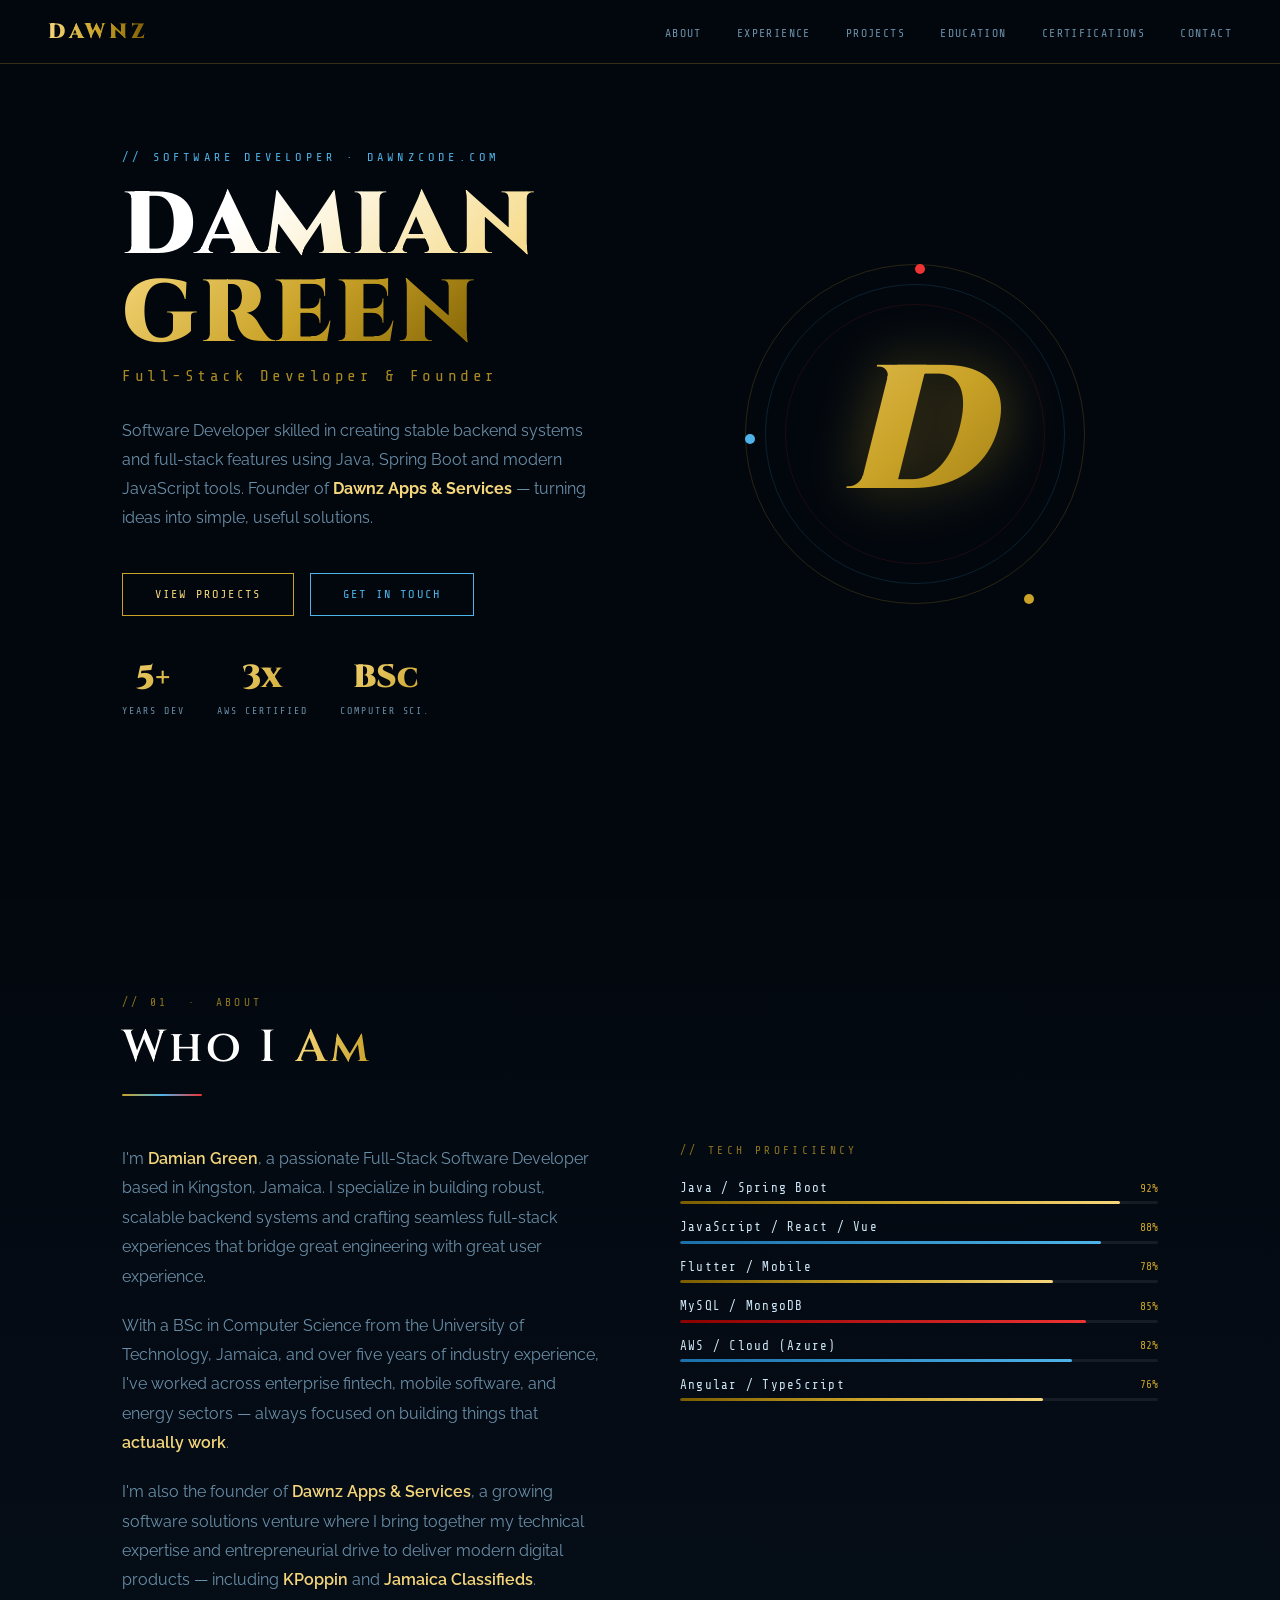
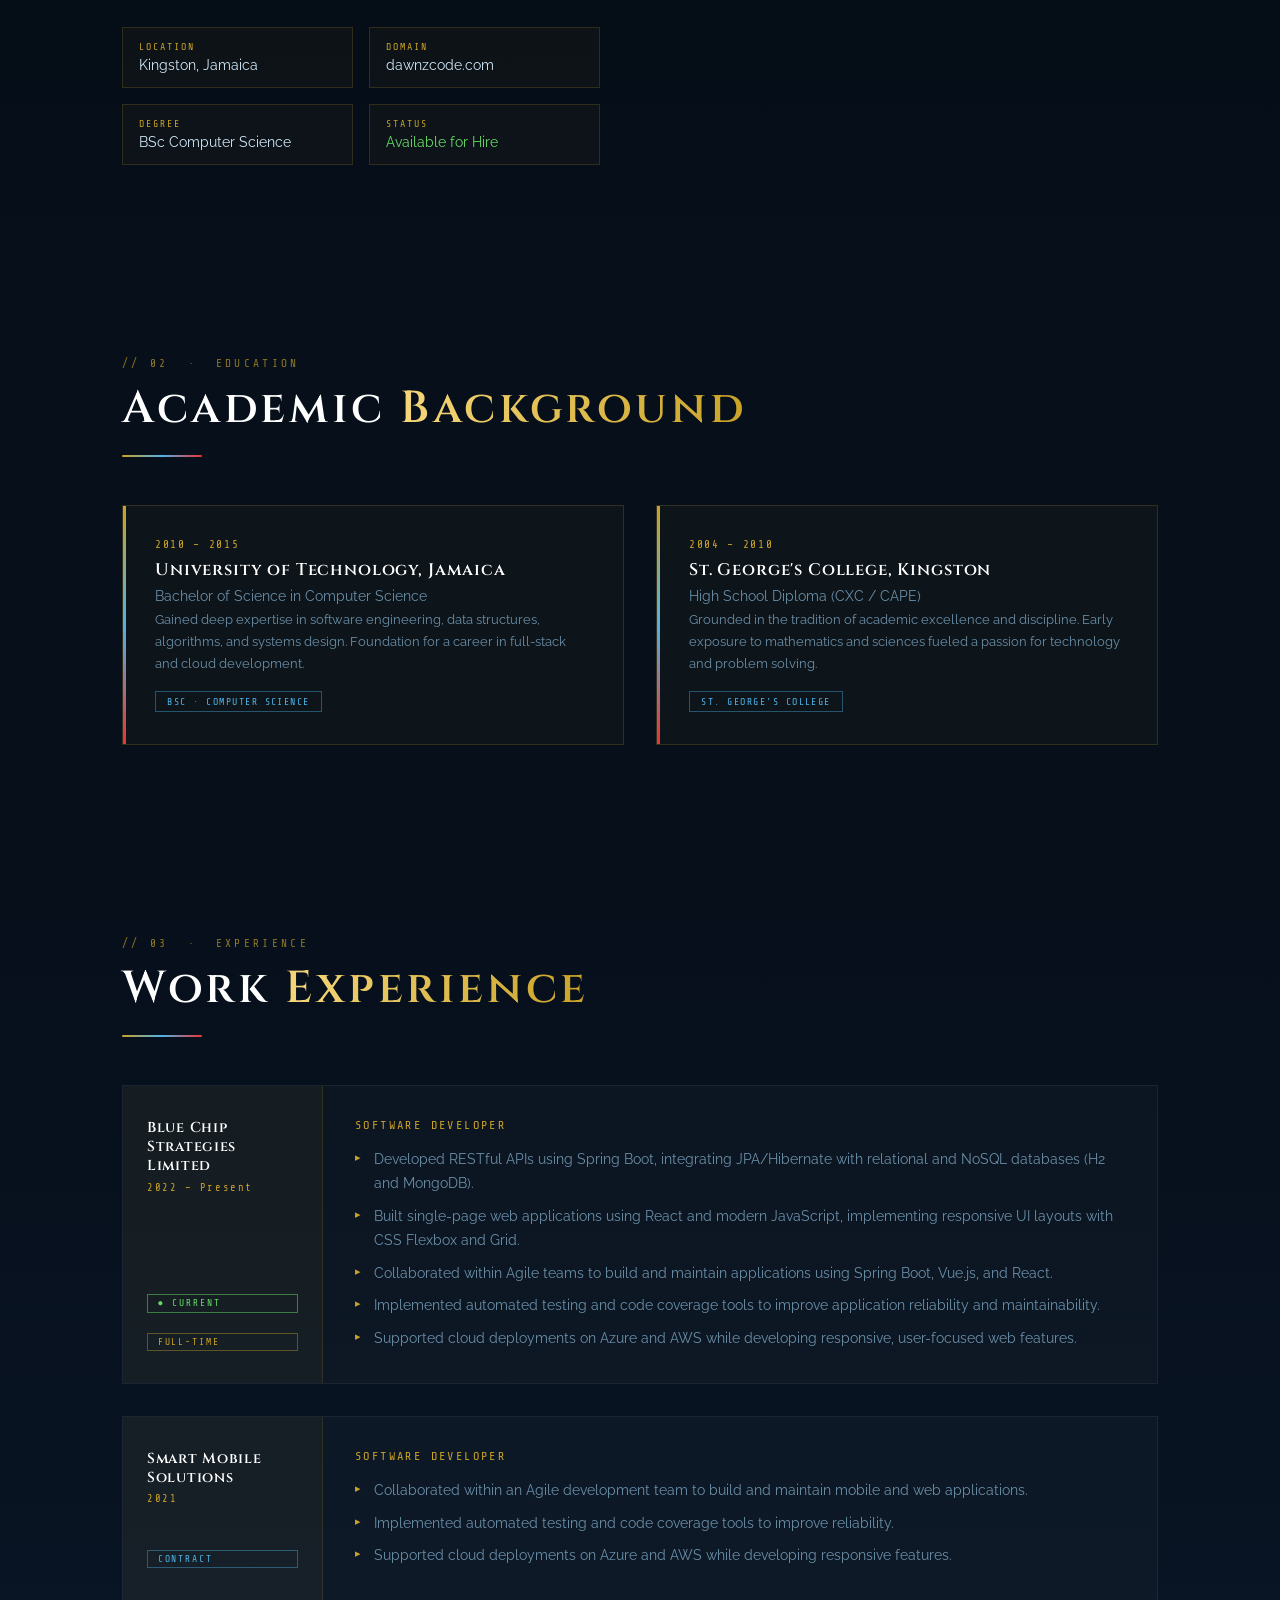
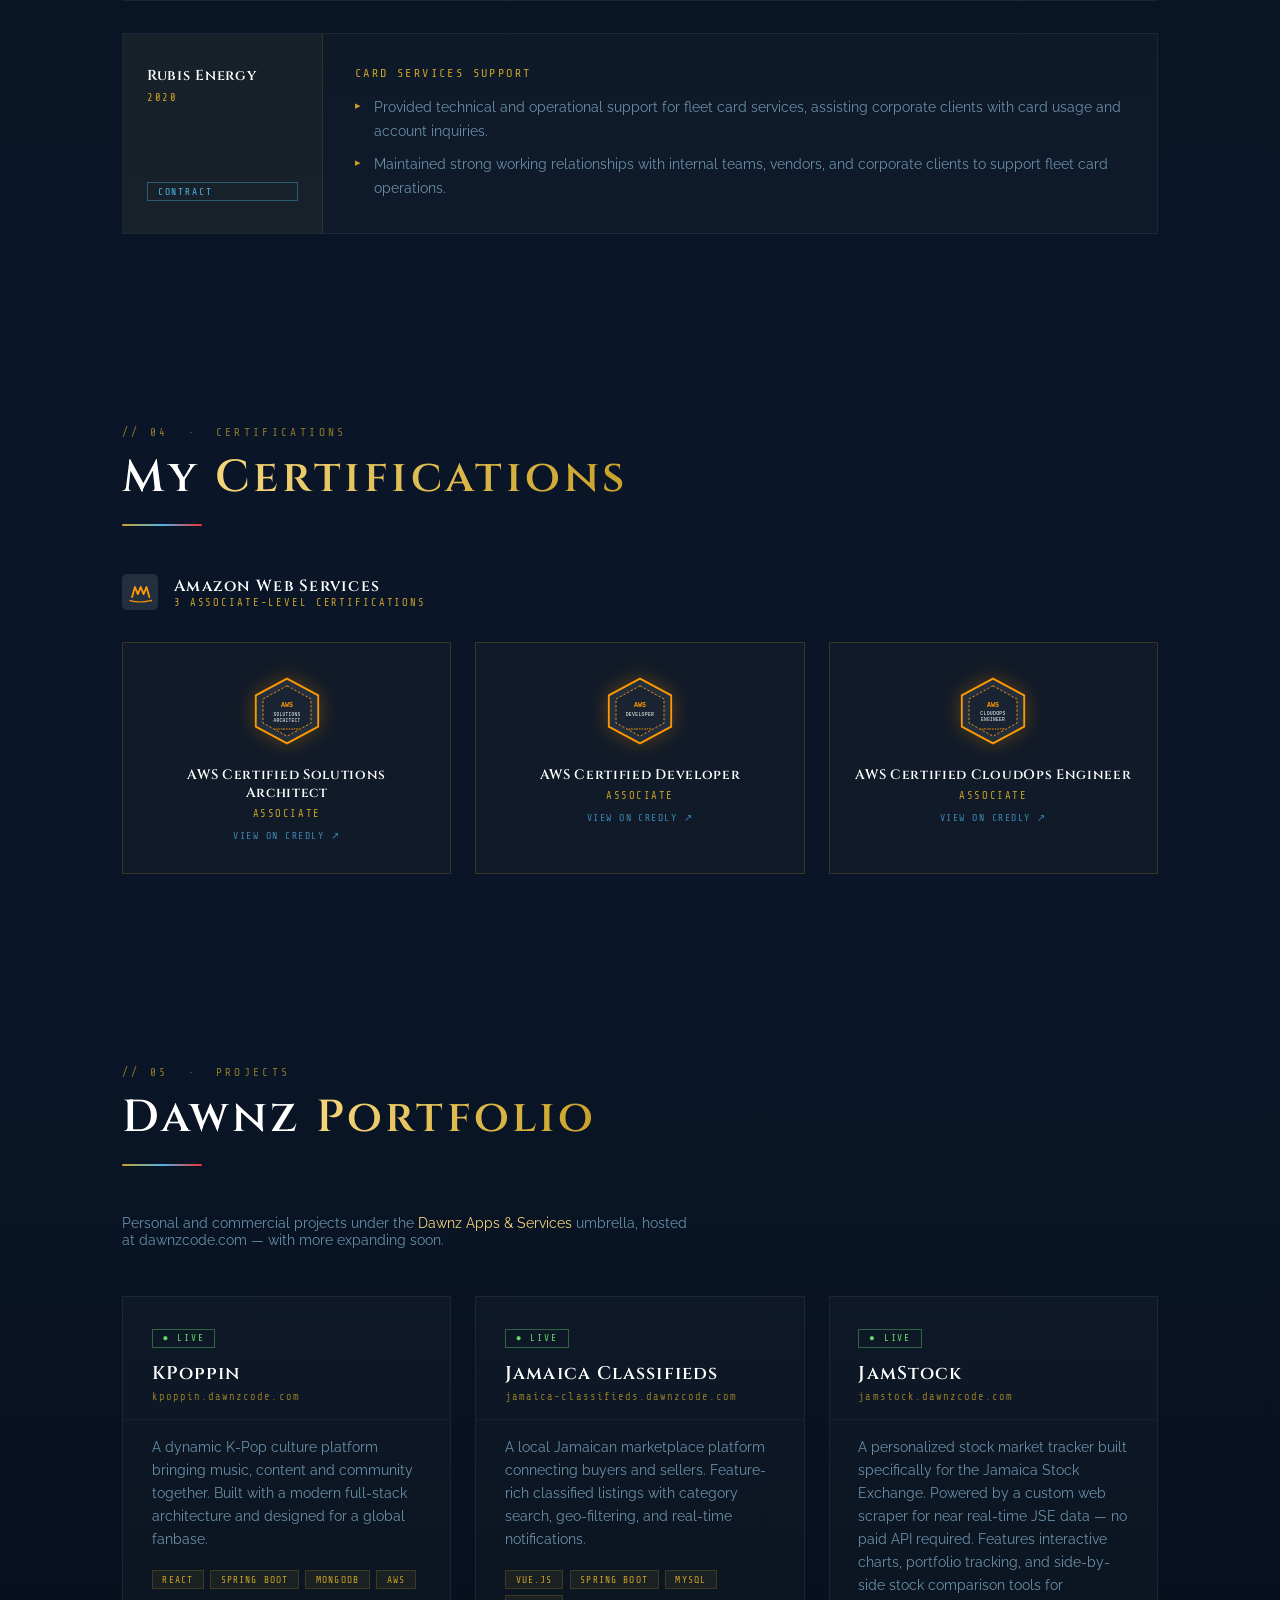
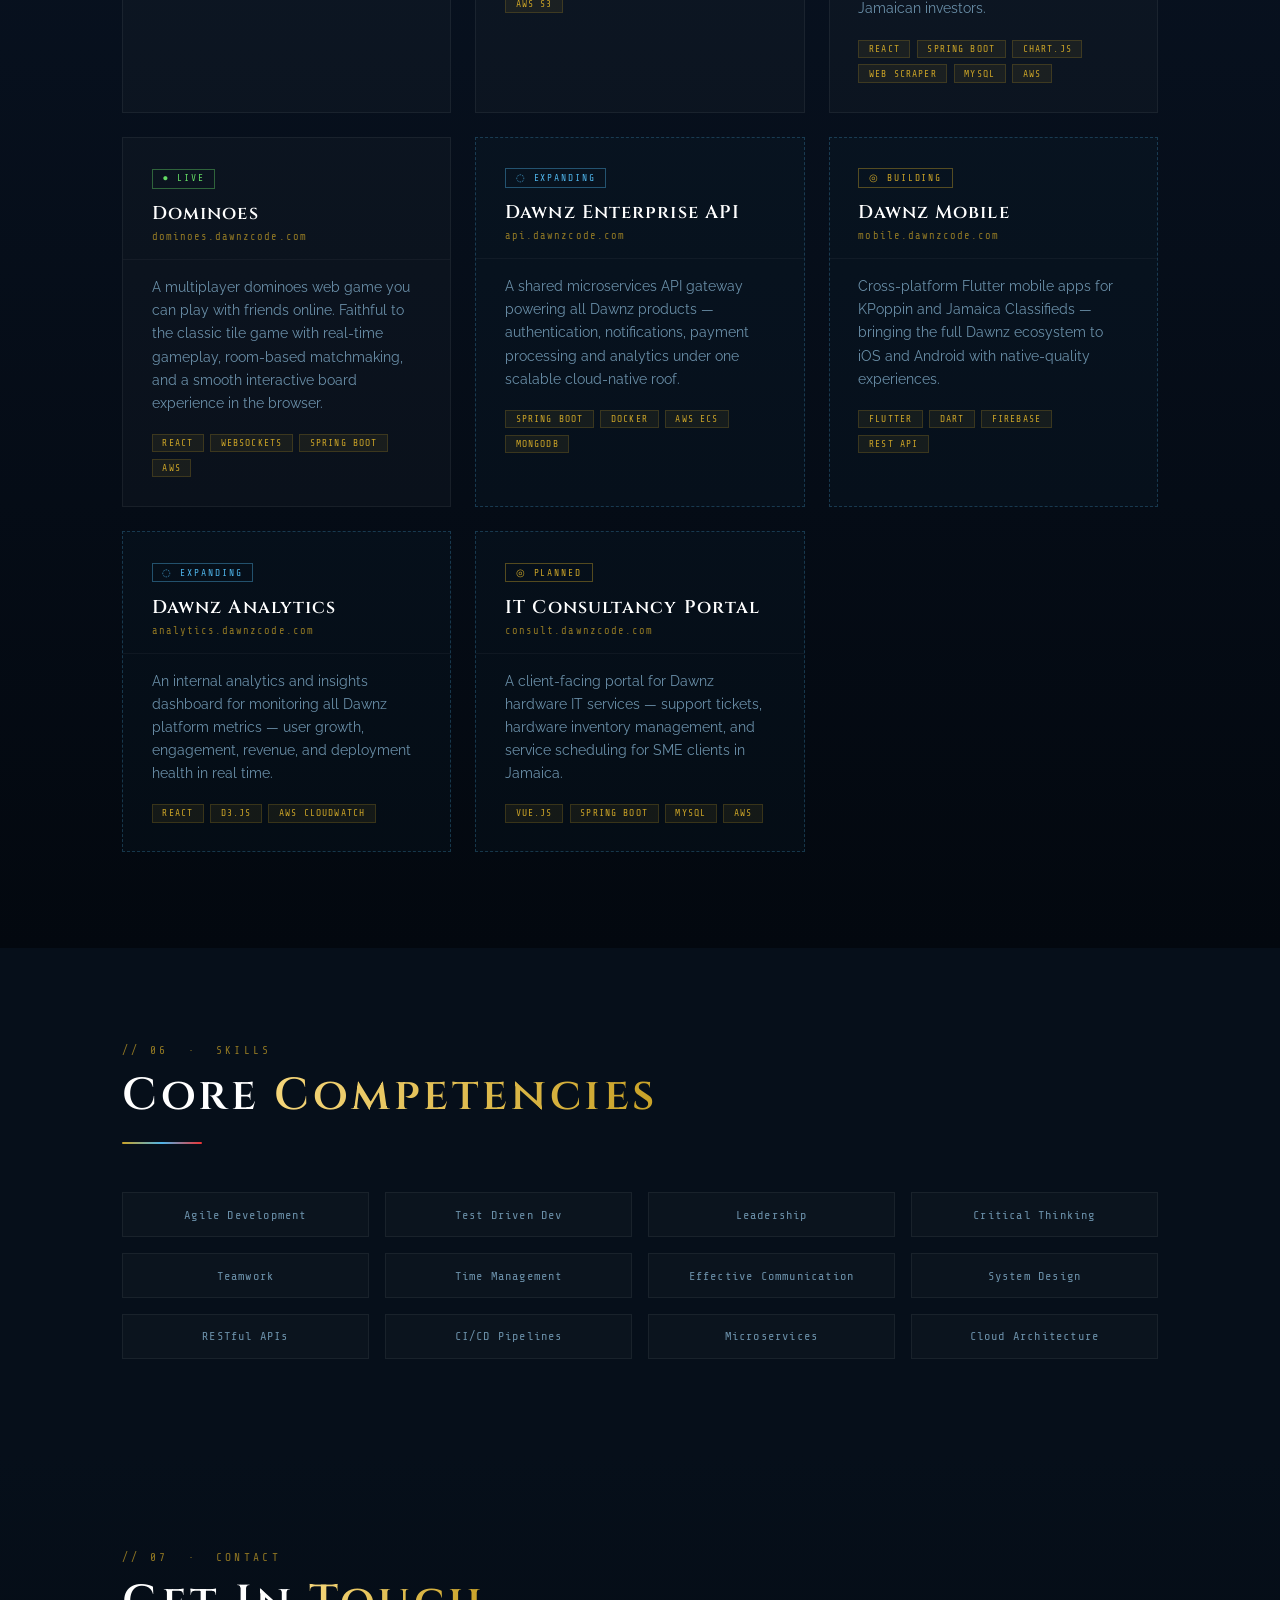
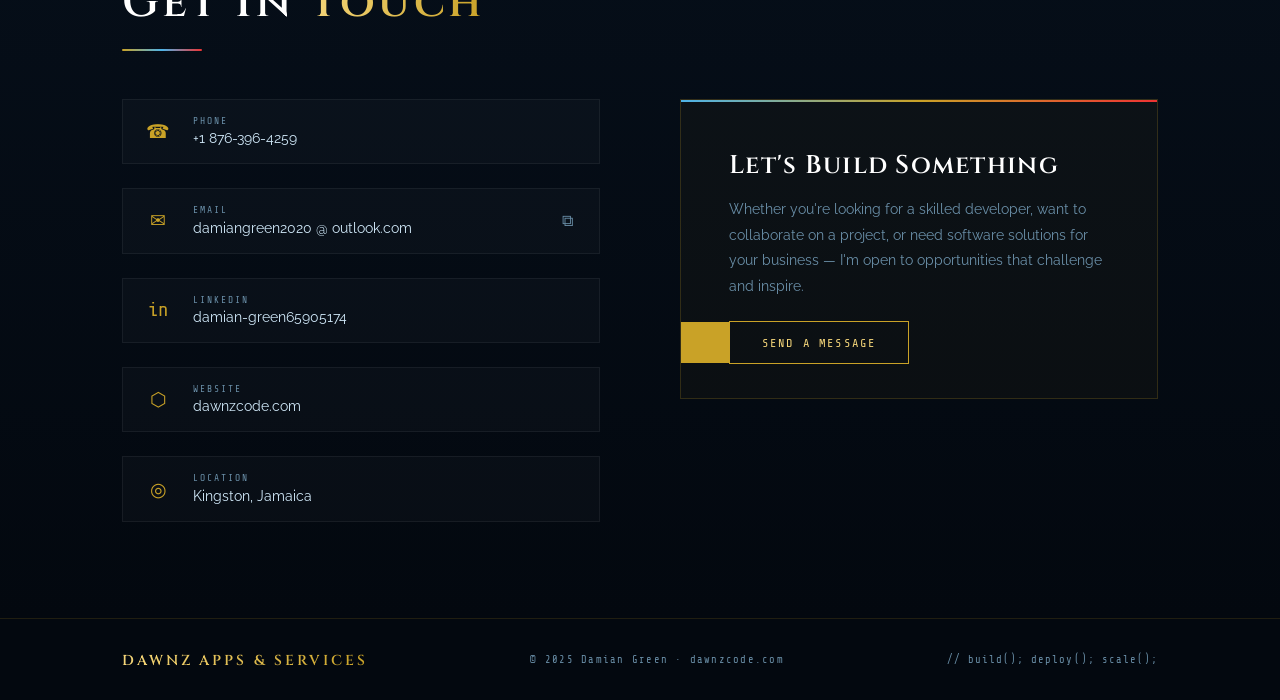
<file: index.html>
<!DOCTYPE html>
<html lang="en">
<head>
<meta charset="UTF-8"/>
<meta name="viewport" content="width=device-width, initial-scale=1.0"/>
<title>Damian Green — Software Developer | dawnzcode.com</title>
<link href="https://fonts.googleapis.com/css2?family=Cinzel:wght@400;600;900&family=Share+Tech+Mono&family=Raleway:wght@300;400;600&display=swap" rel="stylesheet"/>
<style>
:root {
  --gold:    #C9A227;
  --gold-lt: #F5D67A;
  --gold-dk: #7A5C00;
  --blue:    #4EB3E8;
  --blue-dk: #1A6FA8;
  --red:     #EE3333;
  --bg:      #03080F;
  --bg2:     #060f1a;
  --bg3:     #0a1628;
  --text:    #D0E8F8;
  --muted:   #6a8fa8;
  --white:   #FFFFFF;
  --font-title: 'Cinzel', serif;
  --font-mono:  'Share Tech Mono', monospace;
  --font-body:  'Raleway', sans-serif;
}

*, *::before, *::after { box-sizing: border-box; margin: 0; padding: 0; }

html { scroll-behavior: smooth; }

body {
  background: var(--bg);
  color: var(--text);
  font-family: var(--font-body);
  overflow-x: hidden;
  cursor: default;
}

/* ── MATRIX CANVAS ─────────────────────────────── */
#matrix-bg {
  position: fixed; inset: 0;
  z-index: 0;
  opacity: 0.13;
  pointer-events: none;
}

/* ── NAV ────────────────────────────────────────── */
nav {
  position: fixed; top: 0; left: 0; right: 0;
  z-index: 100;
  display: flex; align-items: center; justify-content: space-between;
  padding: 0 3rem;
  height: 64px;
  background: rgba(3,8,15,0.88);
  backdrop-filter: blur(12px);
  border-bottom: 1px solid rgba(201,162,39,0.25);
}

.nav-logo {
  font-family: var(--font-title);
  font-size: 1.3rem;
  font-weight: 900;
  letter-spacing: 0.18em;
  background: linear-gradient(90deg, var(--gold-lt), var(--gold), var(--gold-dk));
  -webkit-background-clip: text; -webkit-text-fill-color: transparent;
  text-decoration: none;
}

.nav-links { display: flex; gap: 2.2rem; list-style: none; }
.nav-links a {
  font-family: var(--font-mono);
  font-size: 0.72rem;
  letter-spacing: 0.12em;
  color: var(--muted);
  text-decoration: none;
  text-transform: uppercase;
  transition: color 0.2s;
  position: relative;
}
.nav-links a::after {
  content: '';
  position: absolute; bottom: -4px; left: 0; right: 0;
  height: 1px;
  background: var(--gold);
  transform: scaleX(0);
  transition: transform 0.2s;
}
.nav-links a:hover { color: var(--gold-lt); }
.nav-links a:hover::after { transform: scaleX(1); }

/* ── SECTIONS ───────────────────────────────────── */
section {
  position: relative; z-index: 1;
  padding: 6rem 0;
}

.container {
  max-width: 1100px;
  margin: 0 auto;
  padding: 0 2rem;
}

/* ── SECTION LABELS ─────────────────────────────── */
.section-label {
  font-family: var(--font-mono);
  font-size: 0.7rem;
  letter-spacing: 0.3em;
  color: var(--gold);
  opacity: 0.7;
  margin-bottom: 0.5rem;
  text-transform: uppercase;
}

.section-title {
  font-family: var(--font-title);
  font-size: clamp(1.8rem, 4vw, 2.8rem);
  font-weight: 600;
  letter-spacing: 0.08em;
  color: var(--white);
  margin-bottom: 1rem;
  position: relative;
}

.section-title span {
  background: linear-gradient(90deg, var(--gold-lt), var(--gold));
  -webkit-background-clip: text; -webkit-text-fill-color: transparent;
}

.divider {
  width: 80px; height: 2px;
  background: linear-gradient(90deg, var(--gold), var(--blue), var(--red));
  margin-bottom: 3rem;
  border-radius: 2px;
}

/* ── HERO ───────────────────────────────────────── */
#hero {
  min-height: 100vh;
  display: flex; align-items: center;
  padding-top: 64px;
  overflow: hidden;
}

.hero-grid {
  display: grid;
  grid-template-columns: 1fr 1fr;
  gap: 4rem;
  align-items: center;
}

.hero-eyebrow {
  font-family: var(--font-mono);
  font-size: 0.75rem;
  letter-spacing: 0.35em;
  color: var(--blue);
  text-transform: uppercase;
  margin-bottom: 1.2rem;
}

.hero-name {
  font-family: var(--font-title);
  font-size: clamp(3rem, 7vw, 5.5rem);
  font-weight: 900;
  line-height: 1;
  letter-spacing: 0.04em;
  margin-bottom: 0.5rem;
}

.hero-name .first {
  background: linear-gradient(135deg, var(--white) 30%, var(--gold-lt));
  -webkit-background-clip: text; -webkit-text-fill-color: transparent;
}
.hero-name .last {
  background: linear-gradient(135deg, var(--gold-lt), var(--gold), var(--gold-dk));
  -webkit-background-clip: text; -webkit-text-fill-color: transparent;
}

.hero-role {
  font-family: var(--font-mono);
  font-size: 1rem;
  letter-spacing: 0.22em;
  color: var(--gold);
  margin-bottom: 2rem;
  opacity: 0.85;
}

.hero-bio {
  font-size: 1rem;
  line-height: 1.8;
  color: var(--muted);
  max-width: 500px;
  margin-bottom: 2.5rem;
}

.hero-cta {
  display: flex; gap: 1rem; flex-wrap: wrap;
}

.btn-primary {
  font-family: var(--font-mono);
  font-size: 0.75rem;
  letter-spacing: 0.18em;
  text-transform: uppercase;
  padding: 0.85rem 2rem;
  background: transparent;
  border: 1px solid var(--gold);
  color: var(--gold-lt);
  cursor: pointer;
  text-decoration: none;
  transition: all 0.25s;
  position: relative;
  overflow: hidden;
}
.btn-primary::before {
  content: '';
  position: absolute; inset: 0;
  background: var(--gold);
  transform: translateX(-100%);
  transition: transform 0.25s;
  z-index: -1;
}
.btn-primary:hover { color: var(--bg); }
.btn-primary:hover::before { transform: translateX(0); }

.btn-secondary {
  font-family: var(--font-mono);
  font-size: 0.75rem;
  letter-spacing: 0.18em;
  text-transform: uppercase;
  padding: 0.85rem 2rem;
  background: transparent;
  border: 1px solid var(--blue);
  color: var(--blue);
  cursor: pointer;
  text-decoration: none;
  transition: all 0.25s;
}
.btn-secondary:hover {
  background: var(--blue);
  color: var(--bg);
}

/* Hero logo / visual side */
.hero-visual {
  display: flex; align-items: center; justify-content: center;
  position: relative;
}

.logo-container {
  position: relative;
  width: 340px; height: 340px;
}

.logo-ring {
  position: absolute; inset: 0;
  border-radius: 50%;
  border: 1px solid rgba(201,162,39,0.2);
  animation: ringPulse 3s ease-in-out infinite;
}
.logo-ring:nth-child(2) {
  inset: 20px;
  border-color: rgba(78,179,232,0.15);
  animation-delay: 0.8s;
}
.logo-ring:nth-child(3) {
  inset: 40px;
  border-color: rgba(238,51,51,0.12);
  animation-delay: 1.6s;
}

@keyframes ringPulse {
  0%, 100% { opacity: 0.4; transform: scale(1); }
  50% { opacity: 0.8; transform: scale(1.02); }
}

.logo-d {
  position: absolute; inset: 0;
  display: flex; align-items: center; justify-content: center;
  font-family: var(--font-title);
  font-size: 11rem;
  font-weight: 900;
  font-style: italic;
  background: linear-gradient(135deg, var(--gold-lt), var(--gold), var(--gold-dk));
  -webkit-background-clip: text; -webkit-text-fill-color: transparent;
  filter: drop-shadow(0 0 30px rgba(201,162,39,0.4));
  animation: logoFloat 4s ease-in-out infinite;
}

@keyframes logoFloat {
  0%, 100% { transform: translateY(0); }
  50% { transform: translateY(-8px); }
}

.logo-orbit {
  position: absolute;
  width: 10px; height: 10px;
  border-radius: 50%;
  animation: orbit 6s linear infinite;
}
.logo-orbit.blue { background: var(--blue); top: 50%; left: 0; animation-duration: 5s; }
.logo-orbit.red  { background: var(--red);  top: 0; left: 50%; animation-duration: 8s; animation-delay: -2s; }
.logo-orbit.gold { background: var(--gold); bottom: 0; right: 15%; animation-duration: 7s; animation-delay: -4s; }

@keyframes orbit {
  from { transform: rotate(0deg) translateX(160px) rotate(0deg); }
  to   { transform: rotate(360deg) translateX(160px) rotate(-360deg); }
}

.hero-stats {
  display: flex; gap: 2rem; margin-top: 2.5rem;
}
.stat { text-align: center; }
.stat-num {
  font-family: var(--font-title);
  font-size: 2rem;
  font-weight: 900;
  background: linear-gradient(135deg, var(--gold-lt), var(--gold));
  -webkit-background-clip: text; -webkit-text-fill-color: transparent;
  display: block;
}
.stat-label {
  font-family: var(--font-mono);
  font-size: 0.62rem;
  letter-spacing: 0.2em;
  color: var(--muted);
  text-transform: uppercase;
}

/* ── ABOUT ──────────────────────────────────────── */
#about { background: linear-gradient(180deg, var(--bg) 0%, var(--bg2) 100%); }

.about-grid {
  display: grid;
  grid-template-columns: 1fr 1fr;
  gap: 5rem;
  align-items: start;
}

.about-text p {
  font-size: 0.97rem;
  line-height: 1.9;
  color: var(--muted);
  margin-bottom: 1.2rem;
}

.about-text p strong {
  color: var(--gold-lt);
  font-weight: 600;
}

.info-grid {
  display: grid;
  grid-template-columns: 1fr 1fr;
  gap: 1rem;
  margin-top: 2rem;
}

.info-item {
  padding: 0.8rem 1rem;
  border: 1px solid rgba(201,162,39,0.18);
  background: rgba(201,162,39,0.04);
}
.info-label {
  font-family: var(--font-mono);
  font-size: 0.62rem;
  letter-spacing: 0.2em;
  color: var(--gold);
  text-transform: uppercase;
  display: block;
  margin-bottom: 0.2rem;
}
.info-value {
  font-size: 0.9rem;
  color: var(--text);
}

/* Tech stack */
.tech-stack { display: flex; flex-direction: column; gap: 1rem; }

.tech-item {}
.tech-header {
  display: flex; justify-content: space-between; align-items: center;
  margin-bottom: 0.4rem;
}
.tech-name {
  font-family: var(--font-mono);
  font-size: 0.78rem;
  letter-spacing: 0.1em;
  color: var(--text);
}
.tech-pct {
  font-family: var(--font-mono);
  font-size: 0.7rem;
  color: var(--gold);
}
.tech-bar {
  height: 3px;
  background: rgba(255,255,255,0.07);
  border-radius: 2px;
  overflow: hidden;
}
.tech-fill {
  height: 100%;
  border-radius: 2px;
  background: linear-gradient(90deg, var(--gold-dk), var(--gold), var(--gold-lt));
  transform: scaleX(0);
  transform-origin: left;
  transition: transform 1.2s cubic-bezier(0.16,1,0.3,1);
}
.tech-fill.blue-fill {
  background: linear-gradient(90deg, var(--blue-dk), var(--blue));
}
.tech-fill.red-fill {
  background: linear-gradient(90deg, #8B0000, var(--red));
}
.tech-fill.animated { transform: scaleX(1); }

/* ── EDUCATION ──────────────────────────────────── */
#education { background: var(--bg2); }

.edu-timeline {
  display: grid;
  grid-template-columns: 1fr 1fr;
  gap: 2rem;
}

.edu-card {
  padding: 2rem;
  border: 1px solid rgba(201,162,39,0.2);
  background: rgba(201,162,39,0.03);
  position: relative;
  overflow: hidden;
  transition: border-color 0.3s, transform 0.3s;
}
.edu-card::before {
  content: '';
  position: absolute; top: 0; left: 0;
  width: 3px; height: 100%;
  background: linear-gradient(180deg, var(--gold), var(--blue), var(--red));
}
.edu-card:hover {
  border-color: rgba(201,162,39,0.5);
  transform: translateY(-4px);
}

.edu-years {
  font-family: var(--font-mono);
  font-size: 0.7rem;
  letter-spacing: 0.15em;
  color: var(--gold);
  margin-bottom: 0.5rem;
}
.edu-school {
  font-family: var(--font-title);
  font-size: 1.05rem;
  font-weight: 600;
  color: var(--white);
  margin-bottom: 0.3rem;
  letter-spacing: 0.05em;
}
.edu-degree {
  font-size: 0.87rem;
  color: var(--muted);
  margin-bottom: 1rem;
  line-height: 1.6;
}
.edu-badge {
  display: inline-block;
  font-family: var(--font-mono);
  font-size: 0.62rem;
  letter-spacing: 0.15em;
  padding: 0.25rem 0.7rem;
  border: 1px solid rgba(78,179,232,0.4);
  color: var(--blue);
  text-transform: uppercase;
}

/* ── EXPERIENCE ─────────────────────────────────── */
#experience { background: linear-gradient(180deg, var(--bg2) 0%, var(--bg3) 100%); }

.exp-list { display: flex; flex-direction: column; gap: 2rem; }

.exp-card {
  display: grid;
  grid-template-columns: 200px 1fr;
  gap: 0;
  border: 1px solid rgba(255,255,255,0.06);
  background: rgba(255,255,255,0.02);
  overflow: hidden;
  transition: border-color 0.3s;
}
.exp-card:hover { border-color: rgba(201,162,39,0.3); }

.exp-side {
  padding: 2rem 1.5rem;
  background: rgba(201,162,39,0.05);
  border-right: 1px solid rgba(201,162,39,0.15);
  display: flex; flex-direction: column; justify-content: space-between;
}
.exp-company {
  font-family: var(--font-title);
  font-size: 0.9rem;
  font-weight: 600;
  color: var(--white);
  letter-spacing: 0.05em;
  margin-bottom: 0.4rem;
}
.exp-period {
  font-family: var(--font-mono);
  font-size: 0.65rem;
  letter-spacing: 0.15em;
  color: var(--gold);
}
.exp-status {
  display: inline-block;
  margin-top: 0.8rem;
  font-family: var(--font-mono);
  font-size: 0.6rem;
  letter-spacing: 0.2em;
  padding: 0.2rem 0.6rem;
  border: 1px solid rgba(78,179,232,0.4);
  color: var(--blue);
  text-transform: uppercase;
}
.exp-status.current {
  border-color: rgba(100,220,100,0.5);
  color: #64dc64;
}

.exp-body { padding: 2rem; }
.exp-role {
  font-family: var(--font-mono);
  font-size: 0.75rem;
  letter-spacing: 0.2em;
  color: var(--gold);
  text-transform: uppercase;
  margin-bottom: 1rem;
}
.exp-points { list-style: none; display: flex; flex-direction: column; gap: 0.55rem; }
.exp-points li {
  font-size: 0.88rem;
  line-height: 1.7;
  color: var(--muted);
  padding-left: 1.2rem;
  position: relative;
}
.exp-points li::before {
  content: '▸';
  position: absolute; left: 0;
  color: var(--gold);
  font-size: 0.7rem;
}

/* ── CERTIFICATIONS ─────────────────────────────── */
#certifications { background: var(--bg3); }

.cert-grid {
  display: grid;
  grid-template-columns: repeat(3, 1fr);
  gap: 1.5rem;
}

.cert-card {
  padding: 2rem 1.5rem;
  border: 1px solid rgba(201,162,39,0.2);
  background: rgba(201,162,39,0.03);
  text-align: center;
  position: relative;
  overflow: hidden;
  transition: all 0.3s;
}
.cert-card::after {
  content: '';
  position: absolute; bottom: 0; left: 0; right: 0;
  height: 2px;
  background: linear-gradient(90deg, var(--blue), var(--gold), var(--red));
  transform: scaleX(0);
  transition: transform 0.3s;
}
.cert-card:hover {
  border-color: rgba(201,162,39,0.45);
  transform: translateY(-4px);
  background: rgba(201,162,39,0.07);
}
.cert-card:hover::after { transform: scaleX(1); }

.cert-badge-wrap {
  display: flex;
  justify-content: center;
  margin-bottom: 1.2rem;
  filter: drop-shadow(0 0 10px rgba(255,153,0,0.3));
  transition: filter 0.3s;
}
.cert-card:hover .cert-badge-wrap {
  filter: drop-shadow(0 0 18px rgba(255,153,0,0.6));
}
.cert-credly {
  font-family: var(--font-mono);
  font-size: 0.62rem;
  letter-spacing: 0.15em;
  color: var(--blue);
  text-transform: uppercase;
  margin-top: 0.5rem;
  opacity: 0.7;
  transition: opacity 0.2s;
}
.cert-card:hover .cert-credly { opacity: 1; }
.cert-title {
  font-family: var(--font-title);
  font-size: 0.85rem;
  font-weight: 600;
  color: var(--white);
  letter-spacing: 0.05em;
  margin-bottom: 0.4rem;
}
.cert-org {
  font-family: var(--font-mono);
  font-size: 0.65rem;
  letter-spacing: 0.15em;
  color: var(--gold);
  text-transform: uppercase;
}

/* ── PROJECTS ───────────────────────────────────── */
#projects { background: linear-gradient(180deg, var(--bg3) 0%, var(--bg) 100%); }

.projects-grid {
  display: grid;
  grid-template-columns: repeat(3, 1fr);
  gap: 1.5rem;
}

.project-card {
  border: 1px solid rgba(255,255,255,0.06);
  background: rgba(255,255,255,0.02);
  overflow: hidden;
  position: relative;
  transition: all 0.3s;
  text-decoration: none;
  display: block;
}
.project-card:hover {
  border-color: rgba(201,162,39,0.4);
  transform: translateY(-6px);
  box-shadow: 0 20px 40px rgba(0,0,0,0.4);
}

.project-header {
  padding: 1.8rem 1.8rem 1rem;
  border-bottom: 1px solid rgba(255,255,255,0.04);
  position: relative;
}
.project-tag {
  font-family: var(--font-mono);
  font-size: 0.6rem;
  letter-spacing: 0.2em;
  text-transform: uppercase;
  padding: 0.2rem 0.6rem;
  border: 1px solid;
  margin-bottom: 0.8rem;
  display: inline-block;
}
.project-tag.live   { border-color: rgba(100,220,100,0.4); color: #64dc64; }
.project-tag.build  { border-color: rgba(201,162,39,0.4);  color: var(--gold); }
.project-tag.expand { border-color: rgba(78,179,232,0.4);  color: var(--blue); }

.project-name {
  font-family: var(--font-title);
  font-size: 1.15rem;
  font-weight: 600;
  color: var(--white);
  letter-spacing: 0.06em;
  margin-bottom: 0.3rem;
}
.project-url {
  font-family: var(--font-mono);
  font-size: 0.65rem;
  letter-spacing: 0.1em;
  color: var(--gold);
  opacity: 0.7;
}
.project-body { padding: 1rem 1.8rem 1.8rem; }
.project-desc {
  font-size: 0.85rem;
  line-height: 1.7;
  color: var(--muted);
  margin-bottom: 1.2rem;
}
.project-tech {
  display: flex; flex-wrap: wrap; gap: 0.4rem;
}
.tech-pill {
  font-family: var(--font-mono);
  font-size: 0.6rem;
  letter-spacing: 0.12em;
  padding: 0.2rem 0.6rem;
  background: rgba(201,162,39,0.08);
  border: 1px solid rgba(201,162,39,0.2);
  color: var(--gold);
  text-transform: uppercase;
}

/* Expansion card */
.project-card.expansion-card {
  border: 1px dashed rgba(78,179,232,0.25);
  background: rgba(78,179,232,0.02);
}
.project-card.expansion-card:hover {
  border-color: rgba(78,179,232,0.5);
  box-shadow: 0 20px 40px rgba(78,179,232,0.1);
}

/* ── SKILLS ─────────────────────────────────────── */
#skills { background: var(--bg2); }

.skills-grid {
  display: grid;
  grid-template-columns: repeat(4, 1fr);
  gap: 1rem;
}

.skill-chip {
  padding: 0.9rem 1rem;
  border: 1px solid rgba(255,255,255,0.06);
  background: rgba(255,255,255,0.02);
  font-family: var(--font-mono);
  font-size: 0.75rem;
  letter-spacing: 0.1em;
  color: var(--muted);
  text-align: center;
  transition: all 0.25s;
  cursor: default;
}
.skill-chip:hover {
  border-color: rgba(201,162,39,0.35);
  color: var(--gold-lt);
  background: rgba(201,162,39,0.05);
}

/* ── CONTACT ────────────────────────────────────── */
#contact {
  background: linear-gradient(180deg, var(--bg2) 0%, var(--bg) 100%);
}

.contact-grid {
  display: grid;
  grid-template-columns: 1fr 1fr;
  gap: 5rem;
  align-items: start;
}

.contact-items { display: flex; flex-direction: column; gap: 1.5rem; }
.contact-item {
  display: flex; align-items: center; gap: 1.2rem;
  text-decoration: none;
  padding: 1rem 1.2rem;
  border: 1px solid rgba(255,255,255,0.06);
  background: rgba(255,255,255,0.02);
  transition: all 0.25s;
}
.contact-item:hover {
  border-color: rgba(201,162,39,0.35);
  background: rgba(201,162,39,0.04);
}
.contact-icon {
  font-family: var(--font-mono);
  font-size: 1.2rem;
  color: var(--gold);
  min-width: 2rem;
  text-align: center;
}
.contact-detail {}
.contact-label {
  font-family: var(--font-mono);
  font-size: 0.6rem;
  letter-spacing: 0.2em;
  color: var(--muted);
  text-transform: uppercase;
  display: block;
  margin-bottom: 0.15rem;
}
.contact-value {
  font-size: 0.9rem;
  color: var(--text);
}

.contact-cta {
  padding: 3rem;
  border: 1px solid rgba(201,162,39,0.2);
  background: rgba(201,162,39,0.03);
  position: relative;
  overflow: hidden;
}
.contact-cta::before {
  content: '';
  position: absolute; top: 0; left: 0; right: 0;
  height: 2px;
  background: linear-gradient(90deg, var(--blue), var(--gold), var(--red));
}
.contact-cta-title {
  font-family: var(--font-title);
  font-size: 1.6rem;
  font-weight: 600;
  color: var(--white);
  letter-spacing: 0.05em;
  margin-bottom: 0.8rem;
}
.contact-cta-text {
  font-size: 0.9rem;
  line-height: 1.8;
  color: var(--muted);
  margin-bottom: 2rem;
}

/* ── FOOTER ─────────────────────────────────────── */
footer {
  position: relative; z-index: 1;
  border-top: 1px solid rgba(201,162,39,0.15);
  padding: 2rem 0;
  text-align: center;
}
.footer-inner {
  display: flex; align-items: center; justify-content: space-between;
  max-width: 1100px; margin: 0 auto; padding: 0 2rem;
}
.footer-brand {
  font-family: var(--font-title);
  font-size: 0.9rem;
  font-weight: 600;
  letter-spacing: 0.2em;
  background: linear-gradient(90deg, var(--gold-lt), var(--gold));
  -webkit-background-clip: text; -webkit-text-fill-color: transparent;
}
.footer-copy {
  font-family: var(--font-mono);
  font-size: 0.65rem;
  letter-spacing: 0.12em;
  color: var(--muted);
}
.footer-code {
  font-family: var(--font-mono);
  font-size: 0.65rem;
  letter-spacing: 0.1em;
  color: var(--muted);
}

.copy-btn {
  color: var(--muted);
  transition: color 0.2s, transform 0.2s;
  flex-shrink: 0;
  padding: 0.2rem 0.4rem;
  display: flex;
  align-items: center;
  font-size: 1rem;
  line-height: 1;
  user-select: none;
}
.email-copy-item:hover .copy-btn {
  color: var(--gold);
  transform: scale(1.2);
}
.copy-btn.copied {
  color: #64dc64;
  font-size: 1rem;
}

/* ── SCROLL REVEAL ──────────────────────────────── */
.reveal {
  opacity: 0;
  transform: translateY(28px);
  transition: opacity 0.7s ease, transform 0.7s ease;
}
.reveal.visible {
  opacity: 1;
  transform: translateY(0);
}

/* ── DECORATIVE HEX ─────────────────────────────── */
.hex-deco {
  position: absolute;
  font-family: var(--font-mono);
  font-size: 0.65rem;
  color: var(--gold);
  opacity: 0.08;
  pointer-events: none;
  line-height: 1.4;
  letter-spacing: 0.1em;
}

@media (max-width: 768px) {
  .hero-grid, .about-grid, .contact-grid { grid-template-columns: 1fr; }
  .hero-visual { display: none; }
  .edu-timeline, .cert-grid, .projects-grid { grid-template-columns: 1fr; }
  .skills-grid { grid-template-columns: repeat(2,1fr); }
  .exp-card { grid-template-columns: 1fr; }
  .exp-side { border-right: none; border-bottom: 1px solid rgba(201,162,39,0.15); }
  nav { padding: 0 1.2rem; }
  .nav-links { display: none; }
}
</style>
</head>
<body>

<canvas id="matrix-bg"></canvas>

<!-- NAV -->
<nav>
  <a href="#hero" class="nav-logo">DAWNZ</a>
  <ul class="nav-links">
    <li><a href="#about">About</a></li>
    <li><a href="#experience">Experience</a></li>
    <li><a href="#projects">Projects</a></li>
    <li><a href="#education">Education</a></li>
    <li><a href="#certifications">Certifications</a></li>
    <li><a href="#contact">Contact</a></li>
  </ul>
</nav>

<!-- HERO -->
<section id="hero">
  <div class="container">
    <div class="hero-grid">
      <div>
        <p class="hero-eyebrow">// software developer · dawnzcode.com</p>
        <h1 class="hero-name">
          <span class="first">DAMIAN</span><br>
          <span class="last">GREEN</span>
        </h1>
        <p class="hero-role">Full-Stack Developer &amp; Founder</p>
        <p class="hero-bio">
          Software Developer skilled in creating stable backend systems and full-stack features using Java, Spring Boot and modern JavaScript tools. Founder of <strong style="color:var(--gold-lt)">Dawnz Apps &amp; Services</strong> — turning ideas into simple, useful solutions.
        </p>
        <div class="hero-cta">
          <a href="#projects" class="btn-primary">View Projects</a>
          <a href="#contact" class="btn-secondary">Get In Touch</a>
        </div>
        <div class="hero-stats">
          <div class="stat">
            <span class="stat-num">5+</span>
            <span class="stat-label">Years Dev</span>
          </div>
          <div class="stat">
            <span class="stat-num">3x</span>
            <span class="stat-label">AWS Certified</span>
          </div>
          <div class="stat">
            <span class="stat-num">BSc</span>
            <span class="stat-label">Computer Sci.</span>
          </div>
        </div>
      </div>
      <div class="hero-visual">
        <div class="logo-container">
          <div class="logo-ring"></div>
          <div class="logo-ring"></div>
          <div class="logo-ring"></div>
          <div class="logo-d">D</div>
          <div class="logo-orbit blue"></div>
          <div class="logo-orbit red"></div>
          <div class="logo-orbit gold"></div>
        </div>
      </div>
    </div>
  </div>
</section>

<!-- ABOUT -->
<section id="about">
  <div class="container">
    <div class="reveal">
      <p class="section-label">// 01 &nbsp;·&nbsp; about</p>
      <h2 class="section-title">Who I <span>Am</span></h2>
      <div class="divider"></div>
    </div>
    <div class="about-grid">
      <div class="about-text reveal">
        <p>
          I'm <strong>Damian Green</strong>, a passionate Full-Stack Software Developer based in Kingston, Jamaica. I specialize in building robust, scalable backend systems and crafting seamless full-stack experiences that bridge great engineering with great user experience.
        </p>
        <p>
          With a BSc in Computer Science from the University of Technology, Jamaica, and over five years of industry experience, I've worked across enterprise fintech, mobile software, and energy sectors — always focused on building things that <strong>actually work</strong>.
        </p>
        <p>
          I'm also the founder of <strong>Dawnz Apps &amp; Services</strong>, a growing software solutions venture where I bring together my technical expertise and entrepreneurial drive to deliver modern digital products — including <strong>KPoppin</strong> and <strong>Jamaica Classifieds</strong>.
        </p>
        <div class="info-grid">
          <div class="info-item">
            <span class="info-label">Location</span>
            <span class="info-value">Kingston, Jamaica</span>
          </div>
          <div class="info-item">
            <span class="info-label">Domain</span>
            <span class="info-value">dawnzcode.com</span>
          </div>
          <div class="info-item">
            <span class="info-label">Degree</span>
            <span class="info-value">BSc Computer Science</span>
          </div>
          <div class="info-item">
            <span class="info-label">Status</span>
            <span class="info-value" style="color:#64dc64">Available for Hire</span>
          </div>
        </div>
      </div>
      <div class="reveal">
        <p class="section-label" style="margin-bottom:1.5rem;">// tech proficiency</p>
        <div class="tech-stack" id="techStack">
          <div class="tech-item">
            <div class="tech-header">
              <span class="tech-name">Java / Spring Boot</span>
              <span class="tech-pct">92%</span>
            </div>
            <div class="tech-bar"><div class="tech-fill" style="width:92%"></div></div>
          </div>
          <div class="tech-item">
            <div class="tech-header">
              <span class="tech-name">JavaScript / React / Vue</span>
              <span class="tech-pct">88%</span>
            </div>
            <div class="tech-bar"><div class="tech-fill blue-fill" style="width:88%"></div></div>
          </div>
          <div class="tech-item">
            <div class="tech-header">
              <span class="tech-name">Flutter / Mobile</span>
              <span class="tech-pct">78%</span>
            </div>
            <div class="tech-bar"><div class="tech-fill" style="width:78%"></div></div>
          </div>
          <div class="tech-item">
            <div class="tech-header">
              <span class="tech-name">MySQL / MongoDB</span>
              <span class="tech-pct">85%</span>
            </div>
            <div class="tech-bar"><div class="tech-fill red-fill" style="width:85%"></div></div>
          </div>
          <div class="tech-item">
            <div class="tech-header">
              <span class="tech-name">AWS / Cloud (Azure)</span>
              <span class="tech-pct">82%</span>
            </div>
            <div class="tech-bar"><div class="tech-fill blue-fill" style="width:82%"></div></div>
          </div>
          <div class="tech-item">
            <div class="tech-header">
              <span class="tech-name">Angular / TypeScript</span>
              <span class="tech-pct">76%</span>
            </div>
            <div class="tech-bar"><div class="tech-fill" style="width:76%"></div></div>
          </div>
        </div>
      </div>
    </div>
  </div>
</section>

<!-- EDUCATION -->
<section id="education">
  <div class="container">
    <div class="reveal">
      <p class="section-label">// 02 &nbsp;·&nbsp; education</p>
      <h2 class="section-title">Academic <span>Background</span></h2>
      <div class="divider"></div>
    </div>
    <div class="edu-timeline">
      <div class="edu-card reveal">
        <div class="edu-years">2010 – 2015</div>
        <div class="edu-school">University of Technology, Jamaica</div>
        <div class="edu-degree">
          Bachelor of Science in Computer Science<br>
          <span style="font-size:0.82rem; color:var(--muted);">Gained deep expertise in software engineering, data structures, algorithms, and systems design. Foundation for a career in full-stack and cloud development.</span>
        </div>
        <span class="edu-badge">BSc · Computer Science</span>
      </div>
      <div class="edu-card reveal" style="transition-delay:0.15s">
        <div class="edu-years">2004 – 2010</div>
        <div class="edu-school">St. George's College, Kingston</div>
        <div class="edu-degree">
          High School Diploma (CXC / CAPE)<br>
          <span style="font-size:0.82rem; color:var(--muted);">Grounded in the tradition of academic excellence and discipline. Early exposure to mathematics and sciences fueled a passion for technology and problem solving.</span>
        </div>
        <span class="edu-badge" style="border-color:rgba(78,179,232,0.4); color:var(--blue)">St. George's College</span>
      </div>
    </div>
  </div>
</section>

<!-- EXPERIENCE -->
<section id="experience">
  <div class="container">
    <div class="reveal">
      <p class="section-label">// 03 &nbsp;·&nbsp; experience</p>
      <h2 class="section-title">Work <span>Experience</span></h2>
      <div class="divider"></div>
    </div>
    <div class="exp-list">

      <div class="exp-card reveal">
        <div class="exp-side">
          <div>
            <div class="exp-company">Blue Chip Strategies Limited</div>
            <div class="exp-period">2022 – Present</div>
          </div>
          <div style="display:flex;flex-direction:column;gap:0.4rem;margin-top:0.8rem;">
            <span class="exp-status current">● Current</span>
            <span class="exp-status" style="border-color:rgba(201,162,39,0.4);color:var(--gold);">Full-Time</span>
          </div>
        </div>
        <div class="exp-body">
          <div class="exp-role">Software Developer</div>
          <ul class="exp-points">
            <li>Developed RESTful APIs using Spring Boot, integrating JPA/Hibernate with relational and NoSQL databases (H2 and MongoDB).</li>
            <li>Built single-page web applications using React and modern JavaScript, implementing responsive UI layouts with CSS Flexbox and Grid.</li>
            <li>Collaborated within Agile teams to build and maintain applications using Spring Boot, Vue.js, and React.</li>
            <li>Implemented automated testing and code coverage tools to improve application reliability and maintainability.</li>
            <li>Supported cloud deployments on Azure and AWS while developing responsive, user-focused web features.</li>
          </ul>
        </div>
      </div>

      <div class="exp-card reveal">
        <div class="exp-side">
          <div>
            <div class="exp-company">Smart Mobile Solutions</div>
            <div class="exp-period">2021</div>
          </div>
          <span class="exp-status">Contract</span>
        </div>
        <div class="exp-body">
          <div class="exp-role">Software Developer</div>
          <ul class="exp-points">
            <li>Collaborated within an Agile development team to build and maintain mobile and web applications.</li>
            <li>Implemented automated testing and code coverage tools to improve reliability.</li>
            <li>Supported cloud deployments on Azure and AWS while developing responsive features.</li>
          </ul>
        </div>
      </div>

      <div class="exp-card reveal">
        <div class="exp-side">
          <div>
            <div class="exp-company">Rubis Energy</div>
            <div class="exp-period">2020</div>
          </div>
          <span class="exp-status">Contract</span>
        </div>
        <div class="exp-body">
          <div class="exp-role">Card Services Support</div>
          <ul class="exp-points">
            <li>Provided technical and operational support for fleet card services, assisting corporate clients with card usage and account inquiries.</li>
            <li>Maintained strong working relationships with internal teams, vendors, and corporate clients to support fleet card operations.</li>
          </ul>
        </div>
      </div>

    </div>
  </div>
</section>

<!-- CERTIFICATIONS -->
<section id="certifications">
  <div class="container">
    <div class="reveal">
      <p class="section-label">// 04 &nbsp;·&nbsp; certifications</p>
      <h2 class="section-title">My <span>Certifications</span></h2>
      <div class="divider"></div>
    </div>

    <!-- AWS Sub-heading -->
    <div class="reveal" style="margin-bottom:2rem;">
      <div style="display:flex;align-items:center;gap:1rem;">
        <svg width="36" height="36" viewBox="0 0 100 100" xmlns="http://www.w3.org/2000/svg">
          <rect width="100" height="100" rx="14" fill="#232F3E"/>
          <path d="M28 64 L36 36 L44 56 L52 36 L60 56 L68 36 L76 64" fill="none" stroke="#FF9900" stroke-width="5" stroke-linejoin="round" stroke-linecap="round"/>
          <path d="M22 74 Q50 82 78 74" fill="none" stroke="#FF9900" stroke-width="3" stroke-linecap="round"/>
          <polygon points="78,74 84,70 83,77" fill="#FF9900"/>
        </svg>
        <div>
          <div style="font-family:var(--font-title);font-size:1rem;font-weight:600;color:var(--white);letter-spacing:0.08em;">Amazon Web Services</div>
          <div style="font-family:var(--font-mono);font-size:0.65rem;letter-spacing:0.18em;color:var(--gold);text-transform:uppercase;">3 Associate-Level Certifications</div>
        </div>
      </div>
    </div>

    <div class="cert-grid">

      <!-- Solutions Architect -->
      <a href="https://www.credly.com/earner/earned/share/3a27eb5b-90b8-4006-842c-221c4dc78890" target="_blank" class="cert-card reveal" style="text-decoration:none;display:block;">
        <div class="cert-badge-wrap">
          <svg viewBox="0 0 120 120" xmlns="http://www.w3.org/2000/svg" width="72" height="72">
            <polygon points="60,6 112,34 112,86 60,114 8,86 8,34" fill="#232F3E" stroke="#FF9900" stroke-width="3"/>
            <polygon points="60,18 100,40 100,80 60,102 20,80 20,40" fill="#1a2332" stroke="#FF9900" stroke-width="1.5" stroke-dasharray="4 3"/>
            <text x="60" y="54" text-anchor="middle" font-family="monospace" font-weight="700" font-size="11" fill="#FF9900" letter-spacing="0">AWS</text>
            <text x="60" y="68" text-anchor="middle" font-family="monospace" font-size="7.5" fill="#FFFFFF" letter-spacing="0.5">SOLUTIONS</text>
            <text x="60" y="79" text-anchor="middle" font-family="monospace" font-size="7.5" fill="#FFFFFF" letter-spacing="0.5">ARCHITECT</text>
            <text x="60" y="91" text-anchor="middle" font-family="monospace" font-size="6.5" fill="#FF9900" letter-spacing="0.5">ASSOCIATE</text>
          </svg>
        </div>
        <div class="cert-title">AWS Certified Solutions Architect</div>
        <div class="cert-org" style="margin-bottom:0.6rem;">Associate</div>
        <div class="cert-credly">View on Credly ↗</div>
      </a>

      <!-- Developer -->
      <a href="https://www.credly.com/earner/earned/share/877b4118-1e9f-44ce-823a-28af89a6ed4a" target="_blank" class="cert-card reveal" style="text-decoration:none;display:block;transition-delay:0.12s;">
        <div class="cert-badge-wrap">
          <svg viewBox="0 0 120 120" xmlns="http://www.w3.org/2000/svg" width="72" height="72">
            <polygon points="60,6 112,34 112,86 60,114 8,86 8,34" fill="#232F3E" stroke="#FF9900" stroke-width="3"/>
            <polygon points="60,18 100,40 100,80 60,102 20,80 20,40" fill="#1a2332" stroke="#FF9900" stroke-width="1.5" stroke-dasharray="4 3"/>
            <text x="60" y="54" text-anchor="middle" font-family="monospace" font-weight="700" font-size="11" fill="#FF9900">AWS</text>
            <text x="60" y="68" text-anchor="middle" font-family="monospace" font-size="8" fill="#FFFFFF" letter-spacing="0.5">DEVELOPER</text>
            <text x="60" y="91" text-anchor="middle" font-family="monospace" font-size="6.5" fill="#FF9900" letter-spacing="0.5">ASSOCIATE</text>
          </svg>
        </div>
        <div class="cert-title">AWS Certified Developer</div>
        <div class="cert-org" style="margin-bottom:0.6rem;">Associate</div>
        <div class="cert-credly">View on Credly ↗</div>
      </a>

      <!-- CloudOps -->
      <a href="https://www.credly.com/earner/earned/share/71a60351-9f42-47e9-8de1-e21e7212d8bc" target="_blank" class="cert-card reveal" style="text-decoration:none;display:block;transition-delay:0.24s;">
        <div class="cert-badge-wrap">
          <svg viewBox="0 0 120 120" xmlns="http://www.w3.org/2000/svg" width="72" height="72">
            <polygon points="60,6 112,34 112,86 60,114 8,86 8,34" fill="#232F3E" stroke="#FF9900" stroke-width="3"/>
            <polygon points="60,18 100,40 100,80 60,102 20,80 20,40" fill="#1a2332" stroke="#FF9900" stroke-width="1.5" stroke-dasharray="4 3"/>
            <text x="60" y="54" text-anchor="middle" font-family="monospace" font-weight="700" font-size="11" fill="#FF9900">AWS</text>
            <text x="60" y="66" text-anchor="middle" font-family="monospace" font-size="8" fill="#FFFFFF" letter-spacing="0.5">CLOUDOPS</text>
            <text x="60" y="77" text-anchor="middle" font-family="monospace" font-size="7.5" fill="#FFFFFF" letter-spacing="0.5">ENGINEER</text>
            <text x="60" y="91" text-anchor="middle" font-family="monospace" font-size="6.5" fill="#FF9900" letter-spacing="0.5">ASSOCIATE</text>
          </svg>
        </div>
        <div class="cert-title">AWS Certified CloudOps Engineer</div>
        <div class="cert-org" style="margin-bottom:0.6rem;">Associate</div>
        <div class="cert-credly">View on Credly ↗</div>
      </a>

    </div>
  </div>
</section>

<!-- PROJECTS -->
<section id="projects">
  <div class="container">
    <div class="reveal">
      <p class="section-label">// 05 &nbsp;·&nbsp; projects</p>
      <h2 class="section-title">Dawnz <span>Portfolio</span></h2>
      <div class="divider"></div>
      <p style="color:var(--muted); font-size:0.9rem; margin-bottom:3rem; max-width:580px;">
        Personal and commercial projects under the <span style="color:var(--gold-lt)">Dawnz Apps &amp; Services</span> umbrella, hosted at dawnzcode.com — with more expanding soon.
      </p>
    </div>
    <div class="projects-grid">

      <a href="https://kpoppin.dawnzcode.com" target="_blank" class="project-card reveal">
        <div class="project-header">
          <span class="project-tag live">● Live</span>
          <div class="project-name">KPoppin</div>
          <div class="project-url">kpoppin.dawnzcode.com</div>
        </div>
        <div class="project-body">
          <p class="project-desc">A dynamic K-Pop culture platform bringing music, content and community together. Built with a modern full-stack architecture and designed for a global fanbase.</p>
          <div class="project-tech">
            <span class="tech-pill">React</span>
            <span class="tech-pill">Spring Boot</span>
            <span class="tech-pill">MongoDB</span>
            <span class="tech-pill">AWS</span>
          </div>
        </div>
      </a>

      <a href="https://jamaica-classifieds.dawnzcode.com" target="_blank" class="project-card reveal" style="transition-delay:0.12s">
        <div class="project-header">
          <span class="project-tag live">● Live</span>
          <div class="project-name">Jamaica Classifieds</div>
          <div class="project-url">jamaica-classifieds.dawnzcode.com</div>
        </div>
        <div class="project-body">
          <p class="project-desc">A local Jamaican marketplace platform connecting buyers and sellers. Feature-rich classified listings with category search, geo-filtering, and real-time notifications.</p>
          <div class="project-tech">
            <span class="tech-pill">Vue.js</span>
            <span class="tech-pill">Spring Boot</span>
            <span class="tech-pill">MySQL</span>
            <span class="tech-pill">AWS S3</span>
          </div>
        </div>
      </a>

      <a href="https://jamstock.dawnzcode.com" target="_blank" class="project-card reveal" style="transition-delay:0.24s">
        <div class="project-header">
          <span class="project-tag live">● Live</span>
          <div class="project-name">JamStock</div>
          <div class="project-url">jamstock.dawnzcode.com</div>
        </div>
        <div class="project-body">
          <p class="project-desc">A personalized stock market tracker built specifically for the Jamaica Stock Exchange. Powered by a custom web scraper for near real-time JSE data — no paid API required. Features interactive charts, portfolio tracking, and side-by-side stock comparison tools for Jamaican investors.</p>
          <div class="project-tech">
            <span class="tech-pill">React</span>
            <span class="tech-pill">Spring Boot</span>
            <span class="tech-pill">Chart.js</span>
            <span class="tech-pill">Web Scraper</span>
            <span class="tech-pill">MySQL</span>
            <span class="tech-pill">AWS</span>
          </div>
        </div>
      </a>

      <a href="https://dominoes.dawnzcode.com" target="_blank" class="project-card reveal" style="transition-delay:0.36s">
        <div class="project-header">
          <span class="project-tag live">● Live</span>
          <div class="project-name">Dominoes</div>
          <div class="project-url">dominoes.dawnzcode.com</div>
        </div>
        <div class="project-body">
          <p class="project-desc">A multiplayer dominoes web game you can play with friends online. Faithful to the classic tile game with real-time gameplay, room-based matchmaking, and a smooth interactive board experience in the browser.</p>
          <div class="project-tech">
            <span class="tech-pill">React</span>
            <span class="tech-pill">WebSockets</span>
            <span class="tech-pill">Spring Boot</span>
            <span class="tech-pill">AWS</span>
          </div>
        </div>
      </a>

      <div class="project-card expansion-card reveal" style="transition-delay:0.48s">
        <div class="project-header">
          <span class="project-tag expand">◌ Expanding</span>
          <div class="project-name">Dawnz Enterprise API</div>
          <div class="project-url">api.dawnzcode.com</div>
        </div>
        <div class="project-body">
          <p class="project-desc">A shared microservices API gateway powering all Dawnz products — authentication, notifications, payment processing and analytics under one scalable cloud-native roof.</p>
          <div class="project-tech">
            <span class="tech-pill">Spring Boot</span>
            <span class="tech-pill">Docker</span>
            <span class="tech-pill">AWS ECS</span>
            <span class="tech-pill">MongoDB</span>
          </div>
        </div>
      </div>

      <div class="project-card expansion-card reveal" style="transition-delay:0.48s">
        <div class="project-header">
          <span class="project-tag build">◎ Building</span>
          <div class="project-name">Dawnz Mobile</div>
          <div class="project-url">mobile.dawnzcode.com</div>
        </div>
        <div class="project-body">
          <p class="project-desc">Cross-platform Flutter mobile apps for KPoppin and Jamaica Classifieds — bringing the full Dawnz ecosystem to iOS and Android with native-quality experiences.</p>
          <div class="project-tech">
            <span class="tech-pill">Flutter</span>
            <span class="tech-pill">Dart</span>
            <span class="tech-pill">Firebase</span>
            <span class="tech-pill">REST API</span>
          </div>
        </div>
      </div>

      <div class="project-card expansion-card reveal" style="transition-delay:0.60s">
        <div class="project-header">
          <span class="project-tag expand">◌ Expanding</span>
          <div class="project-name">Dawnz Analytics</div>
          <div class="project-url">analytics.dawnzcode.com</div>
        </div>
        <div class="project-body">
          <p class="project-desc">An internal analytics and insights dashboard for monitoring all Dawnz platform metrics — user growth, engagement, revenue, and deployment health in real time.</p>
          <div class="project-tech">
            <span class="tech-pill">React</span>
            <span class="tech-pill">D3.js</span>
            <span class="tech-pill">AWS CloudWatch</span>
          </div>
        </div>
      </div>

      <div class="project-card expansion-card reveal" style="transition-delay:0.72s">
        <div class="project-header">
          <span class="project-tag build">◎ Planned</span>
          <div class="project-name">IT Consultancy Portal</div>
          <div class="project-url">consult.dawnzcode.com</div>
        </div>
        <div class="project-body">
          <p class="project-desc">A client-facing portal for Dawnz hardware IT services — support tickets, hardware inventory management, and service scheduling for SME clients in Jamaica.</p>
          <div class="project-tech">
            <span class="tech-pill">Vue.js</span>
            <span class="tech-pill">Spring Boot</span>
            <span class="tech-pill">MySQL</span>
            <span class="tech-pill">AWS</span>
          </div>
        </div>
      </div>

    </div>
  </div>
</section>

<!-- SKILLS -->
<section id="skills">
  <div class="container">
    <div class="reveal">
      <p class="section-label">// 06 &nbsp;·&nbsp; skills</p>
      <h2 class="section-title">Core <span>Competencies</span></h2>
      <div class="divider"></div>
    </div>
    <div class="skills-grid reveal">
      <div class="skill-chip">Agile Development</div>
      <div class="skill-chip">Test Driven Dev</div>
      <div class="skill-chip">Leadership</div>
      <div class="skill-chip">Critical Thinking</div>
      <div class="skill-chip">Teamwork</div>
      <div class="skill-chip">Time Management</div>
      <div class="skill-chip">Effective Communication</div>
      <div class="skill-chip">System Design</div>
      <div class="skill-chip">RESTful APIs</div>
      <div class="skill-chip">CI/CD Pipelines</div>
      <div class="skill-chip">Microservices</div>
      <div class="skill-chip">Cloud Architecture</div>
    </div>
  </div>
</section>

<!-- CONTACT -->
<section id="contact">
  <div class="container">
    <div class="reveal">
      <p class="section-label">// 07 &nbsp;·&nbsp; contact</p>
      <h2 class="section-title">Get In <span>Touch</span></h2>
      <div class="divider"></div>
    </div>
    <div class="contact-grid">
      <div class="contact-items reveal">
        <a href="tel:+18763964259" class="contact-item">
          <span class="contact-icon">☎</span>
          <div class="contact-detail">
            <span class="contact-label">Phone</span>
            <span class="contact-value">+1 876-396-4259</span>
          </div>
        </a>
        <div class="contact-item email-copy-item" onclick="copyEmail()" style="cursor:pointer;" title="Click to copy email">
          <span class="contact-icon">✉</span>
          <div class="contact-detail" style="flex:1;">
            <span class="contact-label">Email</span>
            <span class="contact-value" id="email-display">damiangreen2020 @ outlook.com</span>
          </div>
          <span class="copy-btn" id="copy-btn" aria-label="Copy email">⧉</span>
        </div>
        <a href="https://www.linkedin.com/in/damian-green65905174/" target="_blank" class="contact-item">
          <span class="contact-icon">in</span>
          <div class="contact-detail">
            <span class="contact-label">LinkedIn</span>
            <span class="contact-value">damian-green65905174</span>
          </div>
        </a>
        <a href="https://dawnzcode.com" target="_blank" class="contact-item">
          <span class="contact-icon">⬡</span>
          <div class="contact-detail">
            <span class="contact-label">Website</span>
            <span class="contact-value">dawnzcode.com</span>
          </div>
        </a>
        <div class="contact-item" style="cursor:default">
          <span class="contact-icon">◎</span>
          <div class="contact-detail">
            <span class="contact-label">Location</span>
            <span class="contact-value">Kingston, Jamaica</span>
          </div>
        </div>
      </div>

      <div class="contact-cta reveal">
        <div class="contact-cta-title">Let's Build Something</div>
        <p class="contact-cta-text">
          Whether you're looking for a skilled developer, want to collaborate on a project, or need software solutions for your business — I'm open to opportunities that challenge and inspire.
        </p>
        <a href="#" onclick="openEmail(); return false;" class="btn-primary">Send a Message</a>
      </div>
    </div>
  </div>
</section>

<!-- FOOTER -->
<footer>
  <div class="footer-inner">
    <span class="footer-brand">DAWNZ APPS &amp; SERVICES</span>
    <span class="footer-copy">© 2025 Damian Green · dawnzcode.com</span>
    <span class="footer-code">// build(); deploy(); scale();</span>
  </div>
</footer>

<script>
/* ── MATRIX RAIN ───────────────────────────────── */
const canvas = document.getElementById('matrix-bg');
const ctx = canvas.getContext('2d');
let cols, drops;
const chars = '01アイウエオカキクケコABCDEF0123456789{}();';

function initMatrix() {
  canvas.width  = window.innerWidth;
  canvas.height = window.innerHeight;
  cols  = Math.floor(canvas.width / 18);
  drops = Array(cols).fill(0).map(() => Math.random() * -60);
}
initMatrix();
window.addEventListener('resize', initMatrix);

function drawMatrix() {
  ctx.fillStyle = 'rgba(3,8,15,0.05)';
  ctx.fillRect(0, 0, canvas.width, canvas.height);
  for (let i = 0; i < cols; i++) {
    const r = Math.random();
    ctx.fillStyle = r > 0.66 ? '#C9A227' : r > 0.33 ? '#1A6FA8' : '#FFFFFF';
    ctx.font = '13px monospace';
    ctx.fillText(chars[Math.floor(Math.random() * chars.length)], i * 18, drops[i] * 18);
    if (drops[i] * 18 > canvas.height && Math.random() > 0.975) drops[i] = 0;
    drops[i] += 0.55;
  }
}
setInterval(drawMatrix, 55);

/* ── SCROLL REVEAL ─────────────────────────────── */
const observer = new IntersectionObserver((entries) => {
  entries.forEach(e => {
    if (e.isIntersecting) {
      e.target.classList.add('visible');
      // Animate tech bars
      const bars = e.target.querySelectorAll('.tech-fill');
      bars.forEach(b => setTimeout(() => b.classList.add('animated'), 200));
    }
  });
}, { threshold: 0.1 });

document.querySelectorAll('.reveal').forEach(el => observer.observe(el));

/* Also observe tech stack section separately */
const techObs = new IntersectionObserver((entries) => {
  entries.forEach(e => {
    if (e.isIntersecting) {
      e.target.querySelectorAll('.tech-fill').forEach((b, i) => {
        setTimeout(() => b.classList.add('animated'), 200 + i * 100);
      });
    }
  });
}, { threshold: 0.3 });
const ts = document.getElementById('techStack');
if (ts) techObs.observe(ts);

/* ── SMOOTH NAV HIGHLIGHT ──────────────────────── */
const sections = document.querySelectorAll('section[id]');
const navLinks = document.querySelectorAll('.nav-links a');
window.addEventListener('scroll', () => {
  let current = '';
  sections.forEach(s => {
    if (window.scrollY >= s.offsetTop - 100) current = s.id;
  });
  navLinks.forEach(a => {
    a.style.color = a.getAttribute('href') === '#' + current
      ? 'var(--gold-lt)' : '';
  });
});

/* ── SAFETY FALLBACK ───────────────────────────────
   If IntersectionObserver never fires (e.g. hidden iframe,
   prerender, or content already in viewport on load),
   force-reveal everything after 800ms.
──────────────────────────────────────────────────── */
setTimeout(function() {
  document.querySelectorAll('.reveal').forEach(function(el) {
    el.classList.add('visible');
  });
  document.querySelectorAll('.tech-fill').forEach(function(b, i) {
    setTimeout(function() { b.classList.add('animated'); }, i * 80);
  });
}, 800);

function getEmail() {
  var u = 'damiangreen2020';
  var d = 'outlook.com';
  return u + '@' + d;
}

function copyEmail() {
  var email = getEmail();
  var btn = document.getElementById('copy-btn');
  var display = document.getElementById('email-display');
  var prevText = display.textContent;

  function showCopied() {
    btn.classList.add('copied');
    btn.textContent = '\u2713';
    display.textContent = 'Copied!';
    display.style.color = '#64dc64';
    setTimeout(function() {
      btn.classList.remove('copied');
      btn.textContent = '\u29c9';
      display.textContent = prevText;
      display.style.color = '';
    }, 2000);
  }

  function fallbackCopy() {
    var ta = document.createElement('textarea');
    ta.value = email;
    ta.style.position = 'fixed';
    ta.style.top = '0';
    ta.style.left = '0';
    ta.style.opacity = '0';
    document.body.appendChild(ta);
    ta.focus();
    ta.select();
    try {
      var ok = document.execCommand('copy');
      document.body.removeChild(ta);
      if (ok) { showCopied(); } else { window.prompt('Copy:', email); }
    } catch(e) {
      document.body.removeChild(ta);
      window.prompt('Copy:', email);
    }
  }

  if (navigator.clipboard && navigator.clipboard.writeText) {
    navigator.clipboard.writeText(email).then(showCopied).catch(fallbackCopy);
  } else {
    fallbackCopy();
  }
}

function openEmail() {
  window.location.href = 'mailto:' + getEmail();
}
</script>
</body>
</html>
</file>
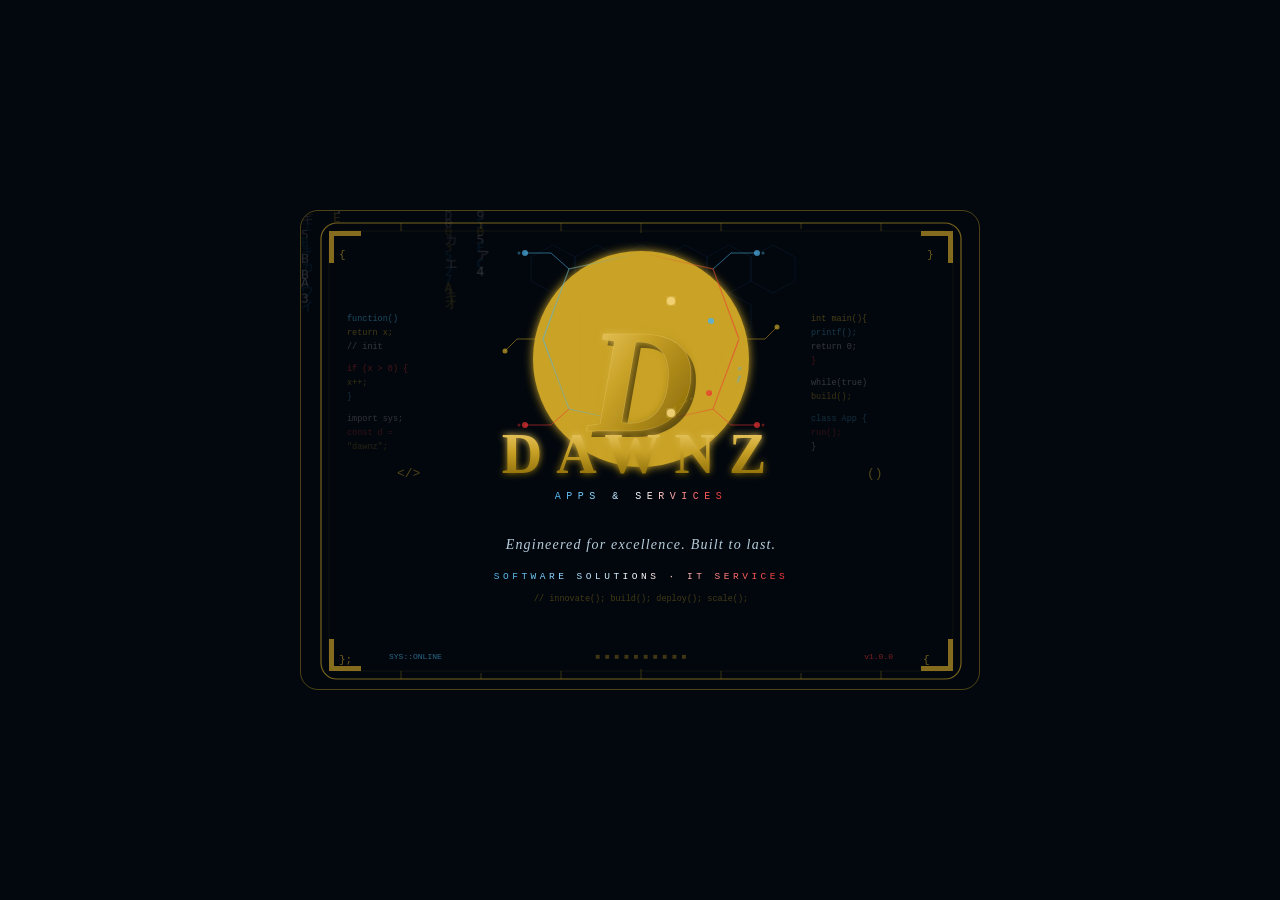
<file: public/assets/images/dawnz_logo_animated.html>
<!DOCTYPE html>
<html lang="en">
<head>
<meta charset="UTF-8"/>
<meta name="viewport" content="width=device-width, initial-scale=1.0"/>
<title>Dawnz Apps &amp; Services</title>
<style>
  * { margin: 0; padding: 0; box-sizing: border-box; }
  html, body {
    background: #03080F;
    display: flex;
    align-items: center;
    justify-content: center;
    min-height: 100vh;
    font-family: Georgia, serif;
  }
  .logo-wrap {
    position: relative;
    width: 680px;
    height: 480px;
    border-radius: 18px;
    overflow: hidden;
    border: 1px solid rgba(201,162,39,0.38);
  }
  #matrix {
    position: absolute;
    top: 0; left: 0;
    width: 100%; height: 100%;
    opacity: 0.18;
    pointer-events: none;
    z-index: 1;
  }
  svg {
    position: relative;
    z-index: 2;
    display: block;
  }
  /* Pulse animation on icon glow */
  @keyframes pulse {
    0%, 100% { opacity: 0.04; }
    50%       { opacity: 0.10; }
  }
  @keyframes traceDash {
    to { stroke-dashoffset: -24; }
  }
  @keyframes nodeBlink {
    0%, 100% { opacity: 0.9; }
    50%       { opacity: 0.4; }
  }
  .icon-halo   { animation: pulse 3s ease-in-out infinite; }
  .trace-dash  { animation: traceDash 1.8s linear infinite; }
  .node-blink  { animation: nodeBlink 2.2s ease-in-out infinite; }
  .node-blink2 { animation: nodeBlink 2.8s ease-in-out infinite 0.6s; }
  .node-blink3 { animation: nodeBlink 2s ease-in-out infinite 1.1s; }
</style>
</head>
<body>
<div class="logo-wrap">
  <canvas id="matrix"></canvas>

  <svg width="680" height="480" viewBox="0 0 680 480" xmlns="http://www.w3.org/2000/svg">
    <defs>
      <linearGradient id="goldText" x1="0" y1="0" x2="0" y2="1">
        <stop offset="0%"   stop-color="#F5D67A"/>
        <stop offset="45%"  stop-color="#C9A227"/>
        <stop offset="100%" stop-color="#7A5C00"/>
      </linearGradient>
      <linearGradient id="brushGold" x1="0" y1="0" x2="1" y2="1">
        <stop offset="0%"   stop-color="#F5D67A"/>
        <stop offset="40%"  stop-color="#C9A227"/>
        <stop offset="100%" stop-color="#7A5C00"/>
      </linearGradient>
      <linearGradient id="sgcSub" x1="0" y1="0" x2="1" y2="0">
        <stop offset="0%"   stop-color="#4EB3E8"/>
        <stop offset="18%"  stop-color="#7DCFFF"/>
        <stop offset="50%"  stop-color="#FFFFFF"/>
        <stop offset="82%"  stop-color="#FF6666"/>
        <stop offset="100%" stop-color="#EE3333"/>
      </linearGradient>
      <linearGradient id="sgcLine" x1="0" y1="0" x2="1" y2="0">
        <stop offset="0%"   stop-color="#4EB3E8" stop-opacity="0"/>
        <stop offset="20%"  stop-color="#4EB3E8"/>
        <stop offset="50%"  stop-color="#FFFFFF"/>
        <stop offset="80%"  stop-color="#EE3333"/>
        <stop offset="100%" stop-color="#EE3333" stop-opacity="0"/>
      </linearGradient>
      <linearGradient id="circuitGrad" x1="0" y1="0" x2="1" y2="0">
        <stop offset="0%"   stop-color="#4EB3E8"/>
        <stop offset="50%"  stop-color="#C9A227"/>
        <stop offset="100%" stop-color="#EE3333"/>
      </linearGradient>
      <filter id="goldGlowF">
        <feGaussianBlur stdDeviation="3.5" result="blur"/>
        <feMerge><feMergeNode in="blur"/><feMergeNode in="SourceGraphic"/></feMerge>
      </filter>
      <filter id="iconGlow">
        <feGaussianBlur stdDeviation="5" result="blur"/>
        <feMerge><feMergeNode in="blur"/><feMergeNode in="SourceGraphic"/></feMerge>
      </filter>
      <filter id="softGlow">
        <feGaussianBlur stdDeviation="2" result="blur"/>
        <feMerge><feMergeNode in="blur"/><feMergeNode in="SourceGraphic"/></feMerge>
      </filter>
    </defs>

    <!-- Outer borders -->
    <rect x="20" y="12" width="640" height="456" rx="16" fill="none" stroke="#C9A227" stroke-width="1.2" opacity="0.6"/>
    <rect x="28" y="20" width="624" height="440" rx="12" fill="none" stroke="#C9A227" stroke-width="0.4" opacity="0.2"/>

    <!-- Corner brackets -->
    <path d="M28 20 L60 20 L60 25 L33 25 L33 52 L28 52 Z" fill="#C9A227" opacity="0.65"/>
    <path d="M652 20 L620 20 L620 25 L647 25 L647 52 L652 52 Z" fill="#C9A227" opacity="0.65"/>
    <path d="M28 460 L60 460 L60 455 L33 455 L33 428 L28 428 Z" fill="#C9A227" opacity="0.65"/>
    <path d="M652 460 L620 460 L620 455 L647 455 L647 428 L652 428 Z" fill="#C9A227" opacity="0.65"/>

    <!-- Coding symbols at corners -->
    <text x="38" y="47" font-family="'Courier New',monospace" font-size="11" fill="#C9A227" opacity="0.55">{</text>
    <text x="626" y="47" font-family="'Courier New',monospace" font-size="11" fill="#C9A227" opacity="0.55">}</text>
    <text x="38" y="452" font-family="'Courier New',monospace" font-size="11" fill="#C9A227" opacity="0.55">};</text>
    <text x="622" y="452" font-family="'Courier New',monospace" font-size="11" fill="#C9A227" opacity="0.55">{</text>

    <!-- HUD ticks -->
    <g stroke="#C9A227" stroke-width="0.7" opacity="0.4">
      <line x1="100" y1="12" x2="100" y2="20"/><line x1="180" y1="12" x2="180" y2="18"/>
      <line x1="260" y1="12" x2="260" y2="20"/><line x1="340" y1="12" x2="340" y2="22"/>
      <line x1="420" y1="12" x2="420" y2="20"/><line x1="500" y1="12" x2="500" y2="18"/>
      <line x1="580" y1="12" x2="580" y2="20"/>
      <line x1="100" y1="468" x2="100" y2="460"/><line x1="180" y1="468" x2="180" y2="462"/>
      <line x1="260" y1="468" x2="260" y2="460"/><line x1="340" y1="468" x2="340" y2="458"/>
      <line x1="420" y1="468" x2="420" y2="460"/><line x1="500" y1="468" x2="500" y2="462"/>
      <line x1="580" y1="468" x2="580" y2="460"/>
    </g>

    <!-- Hex grid -->
    <g stroke="#1A3A6B" stroke-width="0.6" opacity="0.35" fill="none">
      <polygon points="340,34 362,46 362,70 340,82 318,70 318,46"/>
      <polygon points="384,34 406,46 406,70 384,82 362,70 362,46"/>
      <polygon points="296,34 318,46 318,70 296,82 274,70 274,46"/>
      <polygon points="428,34 450,46 450,70 428,82 406,70 406,46"/>
      <polygon points="252,34 274,46 274,70 252,82 230,70 230,46"/>
      <polygon points="472,34 494,46 494,70 472,82 450,70 450,46"/>
      <polygon points="340,82 362,94 362,118 340,130 318,118 318,94"/>
      <polygon points="384,82 406,94 406,118 384,130 362,118 362,94"/>
      <polygon points="296,82 318,94 318,118 296,130 274,118 274,94"/>
      <polygon points="428,82 450,94 450,118 428,130 406,118 406,94"/>
      <polygon points="362,130 384,142 384,166 362,178 340,166 340,142"/>
      <polygon points="318,130 340,142 340,166 318,178 296,166 296,142"/>
      <polygon points="406,130 428,142 428,166 406,178 384,166 384,142"/>
    </g>

    <!-- Floating code left -->
    <text x="46" y="110" font-family="'Courier New',monospace" font-size="8.5" fill="#4EB3E8" opacity="0.38">function()</text>
    <text x="46" y="124" font-family="'Courier New',monospace" font-size="8.5" fill="#C9A227" opacity="0.32">  return x;</text>
    <text x="46" y="138" font-family="'Courier New',monospace" font-size="8.5" fill="#FFFFFF" opacity="0.2">// init</text>
    <text x="46" y="160" font-family="'Courier New',monospace" font-size="8.5" fill="#EE3333" opacity="0.3">if (x &gt; 0) {</text>
    <text x="46" y="174" font-family="'Courier New',monospace" font-size="8.5" fill="#C9A227" opacity="0.25">  x++;</text>
    <text x="46" y="188" font-family="'Courier New',monospace" font-size="8.5" fill="#4EB3E8" opacity="0.22">}</text>
    <text x="46" y="210" font-family="'Courier New',monospace" font-size="8.5" fill="#FFFFFF" opacity="0.18">import sys;</text>
    <text x="46" y="224" font-family="'Courier New',monospace" font-size="8.5" fill="#EE3333" opacity="0.2">const d =</text>
    <text x="46" y="238" font-family="'Courier New',monospace" font-size="8.5" fill="#C9A227" opacity="0.18">  "dawnz";</text>

    <!-- Floating code right -->
    <text x="510" y="110" font-family="'Courier New',monospace" font-size="8.5" fill="#C9A227" opacity="0.35">int main(){</text>
    <text x="510" y="124" font-family="'Courier New',monospace" font-size="8.5" fill="#4EB3E8" opacity="0.28">  printf();</text>
    <text x="510" y="138" font-family="'Courier New',monospace" font-size="8.5" fill="#FFFFFF" opacity="0.2">  return 0;</text>
    <text x="510" y="152" font-family="'Courier New',monospace" font-size="8.5" fill="#EE3333" opacity="0.25">}</text>
    <text x="510" y="174" font-family="'Courier New',monospace" font-size="8.5" fill="#FFFFFF" opacity="0.2">while(true)</text>
    <text x="510" y="188" font-family="'Courier New',monospace" font-size="8.5" fill="#C9A227" opacity="0.28">  build();</text>
    <text x="510" y="210" font-family="'Courier New',monospace" font-size="8.5" fill="#4EB3E8" opacity="0.22">class App {</text>
    <text x="510" y="224" font-family="'Courier New',monospace" font-size="8.5" fill="#EE3333" opacity="0.2">  run();</text>
    <text x="510" y="238" font-family="'Courier New',monospace" font-size="8.5" fill="#FFFFFF" opacity="0.18">}</text>

    <!-- Icon halo (animated) -->
    <ellipse cx="340" cy="148" rx="108" ry="108" fill="#C9A227" class="icon-halo" filter="url(#iconGlow)"/>

    <!-- Octagon frame -->
    <polygon points="340,42 412,58 438,128 412,198 340,214 268,198 242,128 268,58"
      fill="none" stroke="url(#circuitGrad)" stroke-width="1.2" opacity="0.6"/>
    <polygon points="340,52 404,66 428,128 404,190 340,204 276,190 252,128 276,66"
      fill="none" stroke="#C9A227" stroke-width="0.5" opacity="0.25"/>

    <!-- Circuit traces -->
    <polyline points="412,58 430,42 456,42" fill="none" stroke="#4EB3E8" stroke-width="1" opacity="0.55"/>
    <circle cx="456" cy="42" r="3" fill="#4EB3E8" opacity="0.7" class="node-blink"/>
    <circle cx="462" cy="42" r="1.5" fill="#4EB3E8" opacity="0.4"/>
    <polyline points="412,198 430,214 456,214" fill="none" stroke="#EE3333" stroke-width="1" opacity="0.55"/>
    <circle cx="456" cy="214" r="3" fill="#EE3333" opacity="0.7" class="node-blink2"/>
    <circle cx="462" cy="214" r="1.5" fill="#EE3333" opacity="0.4"/>
    <polyline points="268,58 250,42 224,42" fill="none" stroke="#4EB3E8" stroke-width="1" opacity="0.55"/>
    <circle cx="224" cy="42" r="3" fill="#4EB3E8" opacity="0.7" class="node-blink"/>
    <circle cx="218" cy="42" r="1.5" fill="#4EB3E8" opacity="0.4"/>
    <polyline points="268,198 250,214 224,214" fill="none" stroke="#EE3333" stroke-width="1" opacity="0.55"/>
    <circle cx="224" cy="214" r="3" fill="#EE3333" opacity="0.7" class="node-blink2"/>
    <circle cx="218" cy="214" r="1.5" fill="#EE3333" opacity="0.4"/>
    <polyline points="438,128 464,128 476,116" fill="none" stroke="#C9A227" stroke-width="1" opacity="0.5"/>
    <circle cx="476" cy="116" r="2.5" fill="#C9A227" opacity="0.7" class="node-blink3"/>
    <polyline points="242,128 216,128 204,140" fill="none" stroke="#C9A227" stroke-width="1" opacity="0.5"/>
    <circle cx="204" cy="140" r="2.5" fill="#C9A227" opacity="0.7" class="node-blink3"/>

    <!-- Calligraphic D shadow -->
    <text x="342" y="172" text-anchor="middle" dominant-baseline="central"
      font-family="Georgia,'Times New Roman',serif"
      font-size="148" font-weight="700" font-style="italic"
      fill="#000" opacity="0.5" transform="translate(3,4)">D</text>
    <!-- Calligraphic D main -->
    <text x="340" y="170" text-anchor="middle" dominant-baseline="central"
      font-family="Georgia,'Times New Roman',serif"
      font-size="148" font-weight="700" font-style="italic"
      fill="url(#brushGold)" filter="url(#goldGlowF)">D</text>
    <!-- Calligraphic D outline -->
    <text x="340" y="170" text-anchor="middle" dominant-baseline="central"
      font-family="Georgia,'Times New Roman',serif"
      font-size="148" font-weight="700" font-style="italic"
      fill="none" stroke="#F5D67A" stroke-width="0.6" opacity="0.4">D</text>

    <!-- Circuit nodes on D curve -->
    <circle cx="370" cy="90"  r="4"   fill="#F5D67A" opacity="0.9" class="node-blink"  filter="url(#softGlow)"/>
    <circle cx="410" cy="110" r="3"   fill="#4EB3E8" opacity="0.85" class="node-blink2"/>
    <circle cx="418" cy="148" r="3.5" fill="#C9A227" opacity="0.9"  class="node-blink3" filter="url(#softGlow)"/>
    <circle cx="408" cy="182" r="3"   fill="#EE3333" opacity="0.85" class="node-blink"/>
    <circle cx="370" cy="202" r="4"   fill="#F5D67A" opacity="0.9"  class="node-blink2" filter="url(#softGlow)"/>
    <polyline points="370,94 410,113 420,148 408,179 370,198"
      fill="none" stroke="#C9A227" stroke-width="0.8"
      stroke-dasharray="3 3" class="trace-dash" opacity="0.5"/>

    <!-- Code bracket left of D -->
    <path d="M290 100 L278 100 L278 196 L290 196" fill="none" stroke="#C9A227" stroke-width="1.2" opacity="0.45" stroke-linecap="round"/>
    <circle cx="290" cy="100" r="2" fill="#C9A227" opacity="0.55"/>
    <circle cx="290" cy="196" r="2" fill="#C9A227" opacity="0.55"/>

    <!-- Semicolons right of D -->
    <text x="432" y="138" font-family="'Courier New',monospace" font-size="22" font-weight="700" fill="#C9A227" opacity="0.45">;</text>
    <text x="432" y="168" font-family="'Courier New',monospace" font-size="22" font-weight="700" fill="#4EB3E8" opacity="0.35">;</text>

    <!-- Parentheses flanking D -->
    <text x="248" y="178" font-family="Georgia,serif" font-size="80" font-weight="300" fill="#C9A227" opacity="0.2">(</text>
    <text x="392" y="178" font-family="Georgia,serif" font-size="80" font-weight="300" fill="#C9A227" opacity="0.2">)</text>

    <!-- Brand name -->
    <text x="340" y="262" text-anchor="middle"
      font-family="Georgia,'Times New Roman',serif"
      font-size="56" font-weight="700" letter-spacing="14"
      fill="url(#goldText)" filter="url(#goldGlowF)">DAWNZ</text>

    <!-- Coding tags flanking DAWNZ -->
    <text x="96"  y="266" font-family="'Courier New',monospace" font-size="13" fill="#C9A227" opacity="0.4">&lt;/&gt;</text>
    <text x="566" y="266" font-family="'Courier New',monospace" font-size="13" fill="#C9A227" opacity="0.4">()</text>

    <!-- Sub-brand rules + text -->
    <line x1="88"  y1="288" x2="238" y2="288" stroke="url(#sgcLine)" stroke-width="0.8"/>
    <line x1="442" y1="288" x2="592" y2="288" stroke="url(#sgcLine)" stroke-width="0.8"/>
    <text x="340" y="288" text-anchor="middle"
      font-family="'Courier New',Courier,monospace"
      font-size="10" letter-spacing="5.5"
      fill="url(#sgcSub)">APPS &amp; SERVICES</text>

    <!-- Full divider -->
    <line x1="88" y1="310" x2="592" y2="310" stroke="url(#sgcLine)" stroke-width="1"/>

    <!-- Tagline -->
    <text x="340" y="338" text-anchor="middle"
      font-family="Georgia,'Times New Roman',serif"
      font-size="14" font-style="italic" letter-spacing="1.2"
      fill="#D0E8F8" opacity="0.88">Engineered for excellence. Built to last.</text>

    <!-- Service descriptor -->
    <text x="340" y="368" text-anchor="middle"
      font-family="'Courier New',Courier,monospace"
      font-size="9.5" letter-spacing="3.5"
      fill="url(#sgcSub)">SOFTWARE SOLUTIONS · IT SERVICES</text>

    <!-- Code comment line -->
    <text x="340" y="390" text-anchor="middle"
      font-family="'Courier New',monospace" font-size="8.5"
      fill="#C9A227" opacity="0.32">// innovate(); build(); deploy(); scale();</text>

    <!-- Status bar -->
    <text x="88"  y="448" font-family="'Courier New',monospace" font-size="8" fill="#4EB3E8" opacity="0.55">SYS::ONLINE</text>
    <text x="340" y="448" text-anchor="middle" font-family="'Courier New',monospace" font-size="8" fill="#C9A227" opacity="0.3">■ ■ ■ ■ ■ ■ ■ ■ ■ ■</text>
    <text x="592" y="448" text-anchor="end"   font-family="'Courier New',monospace" font-size="8" fill="#EE3333" opacity="0.5">v1.0.0</text>
  </svg>
</div>

<script>
const canvas = document.getElementById('matrix');
canvas.width  = 680;
canvas.height = 480;
const ctx  = canvas.getContext('2d');
const cols = Math.floor(680 / 16);
const drops = Array(cols).fill(0).map(() => Math.random() * -80);
const chars  = '01アイウエオカキクケコABCDEF0123456789';
function draw() {
  ctx.fillStyle = 'rgba(3,8,15,0.05)';
  ctx.fillRect(0, 0, 680, 480);
  for (let i = 0; i < cols; i++) {
    const r = Math.random();
    ctx.fillStyle = r > 0.66 ? '#C9A227' : r > 0.33 ? '#1A6FA8' : '#FFFFFF';
    ctx.font = '13px monospace';
    ctx.fillText(chars[Math.floor(Math.random() * chars.length)], i * 16, drops[i] * 16);
    if (drops[i] * 16 > 480 && Math.random() > 0.975) drops[i] = 0;
    drops[i] += 0.5;
  }
}
setInterval(draw, 60);
</script>
</body>
</html>
</file>
